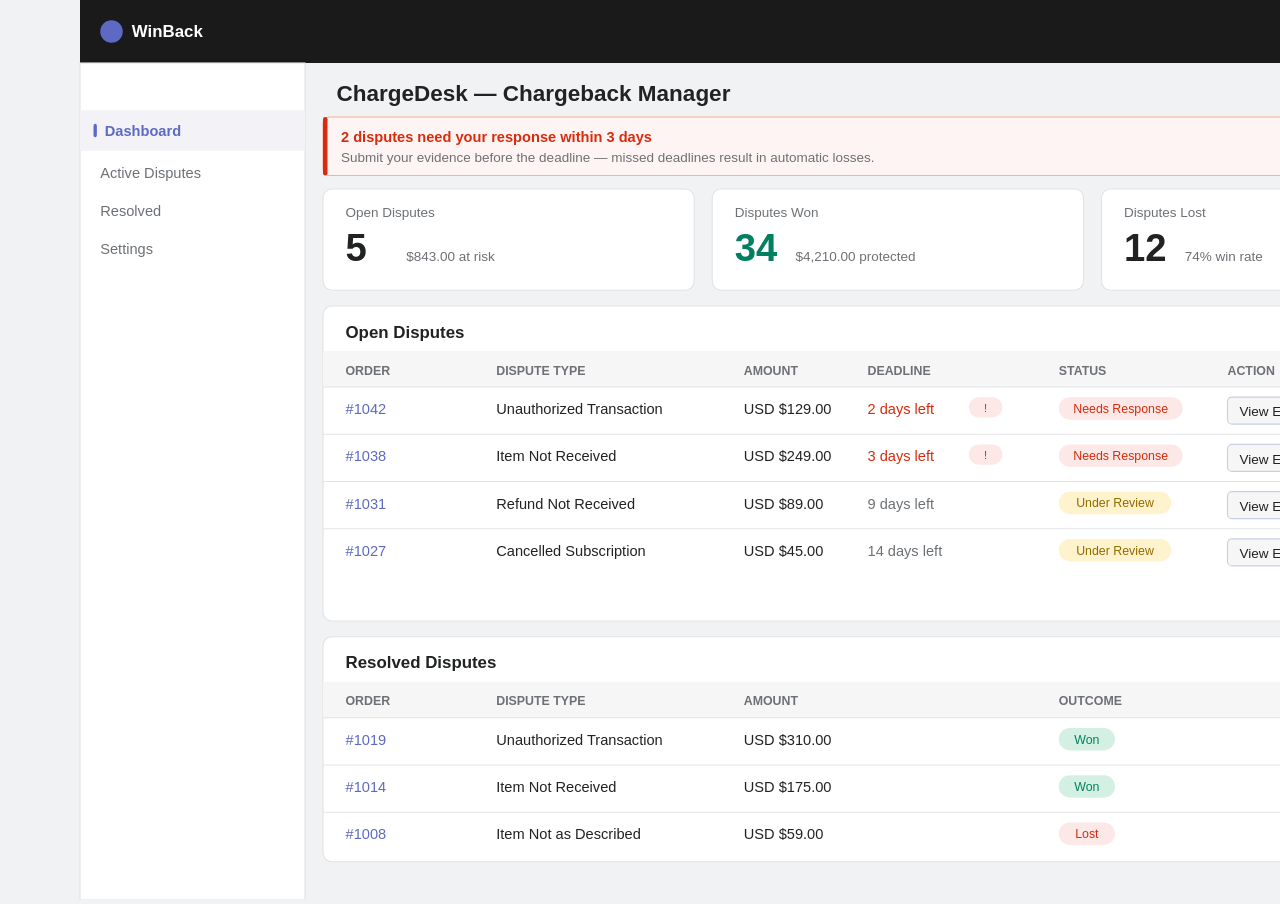
<file: screenshot-export.html>
<!DOCTYPE html>
<html>
<head>
<meta charset="utf-8">
<style>
  * { margin: 0; padding: 0; }
  body {
    width: 1600px;
    height: 900px;
    overflow: hidden;
    background: #f1f2f3;
  }
  img {
    width: 1600px;
    height: 900px;
  }
</style>
</head>
<body>
  <img src="app-screenshot.svg">
</body>
</html>
</file>
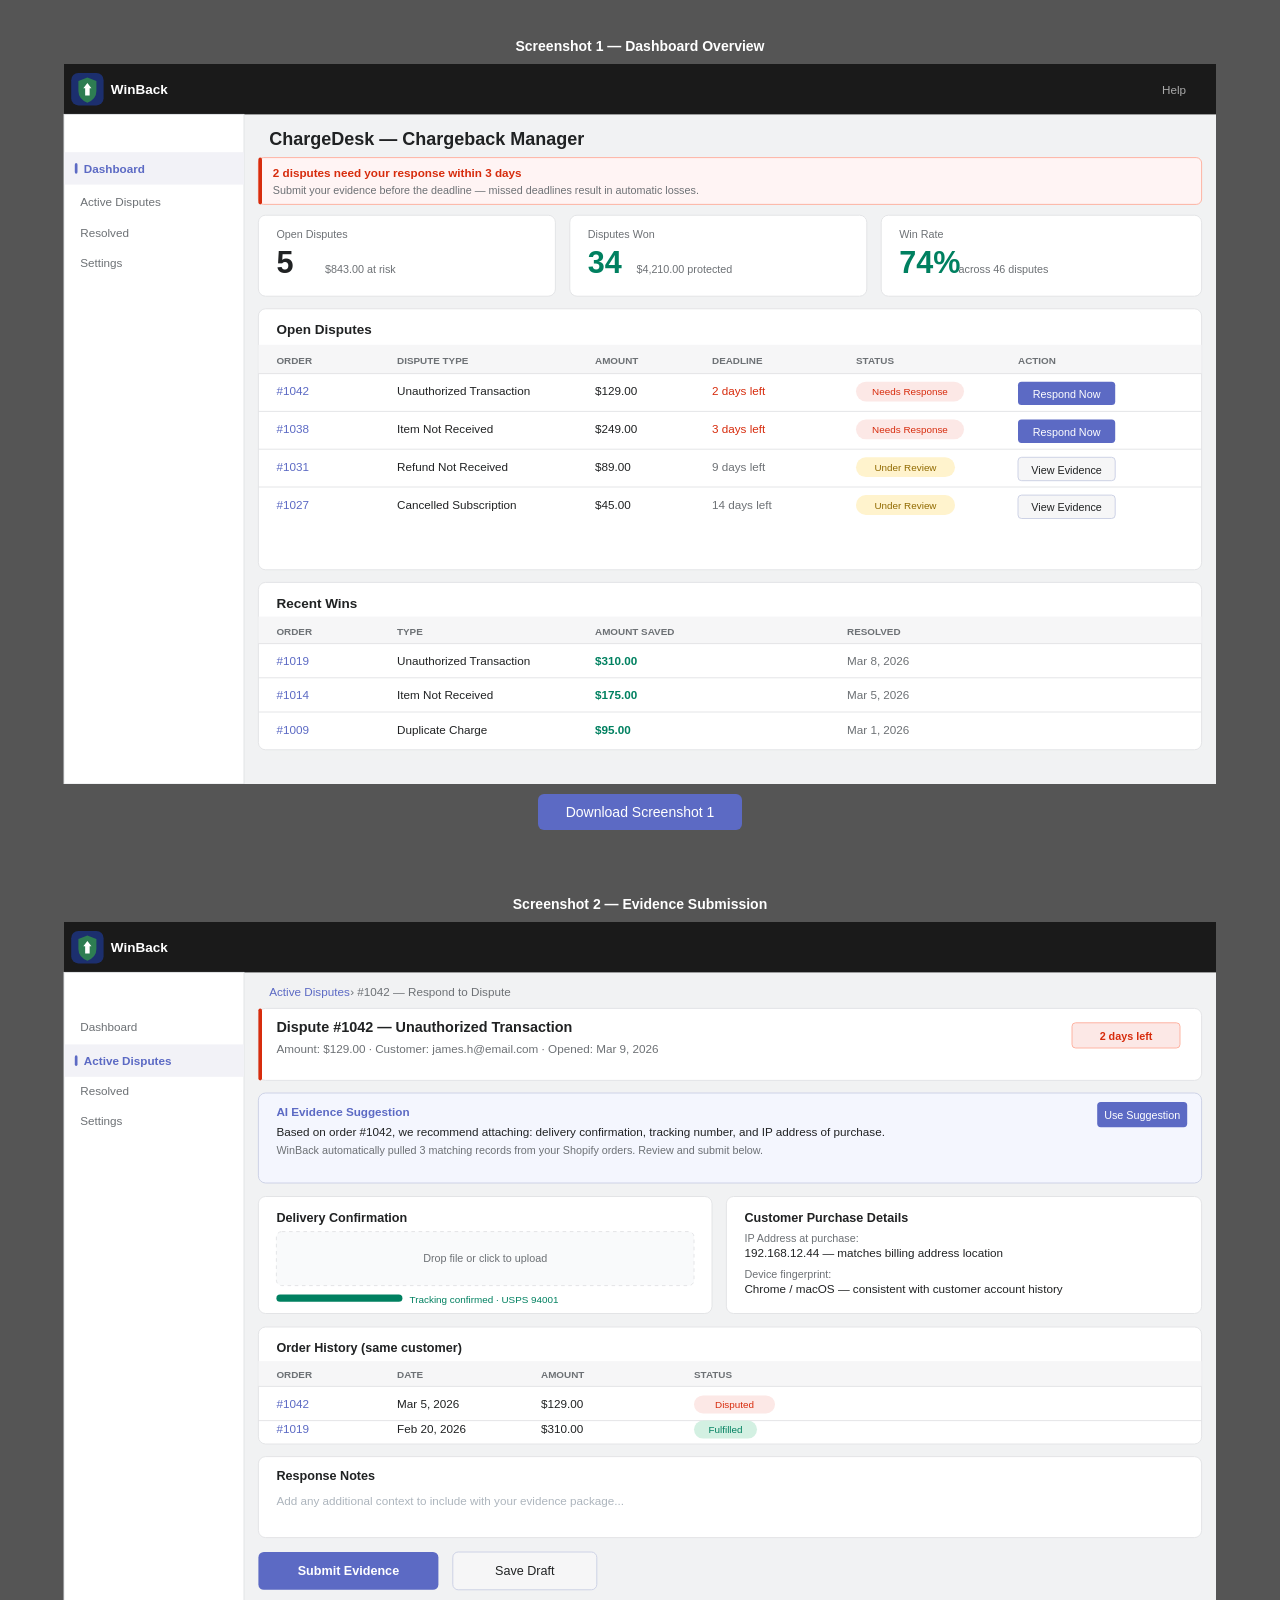
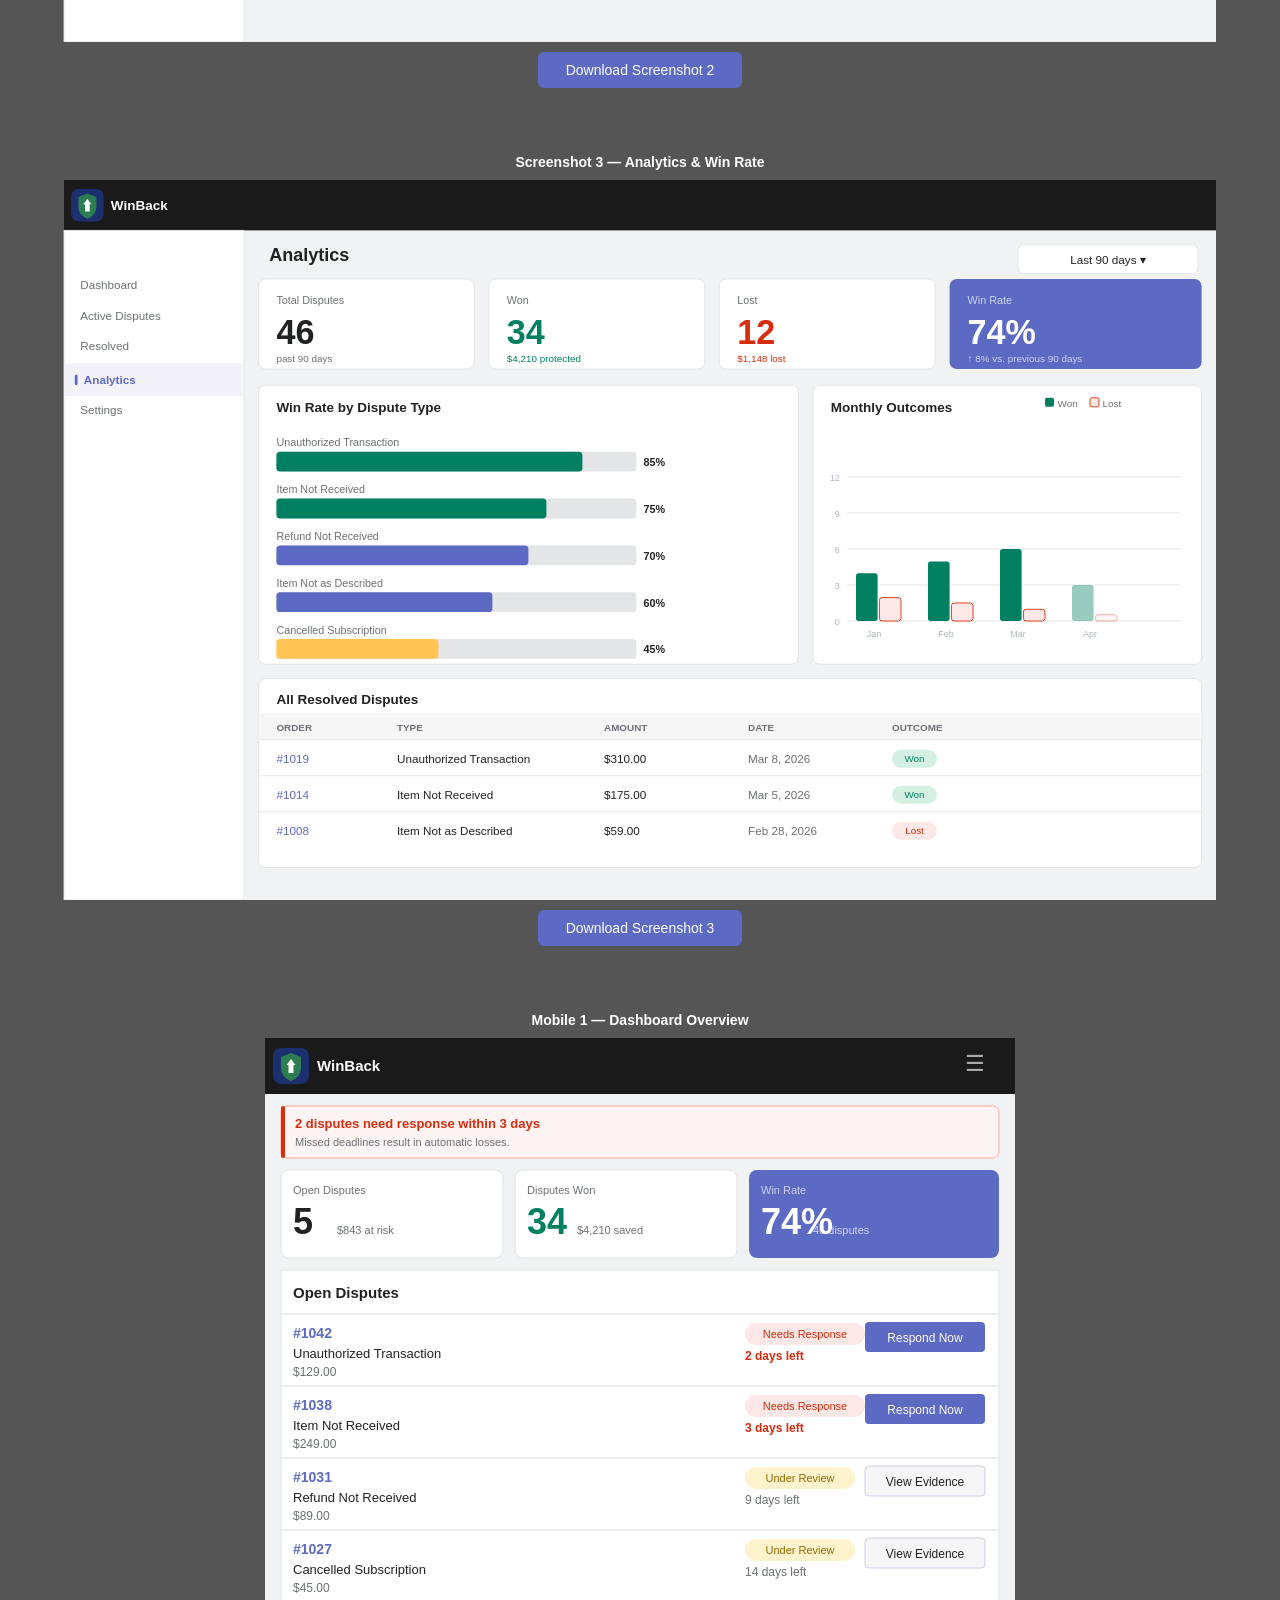
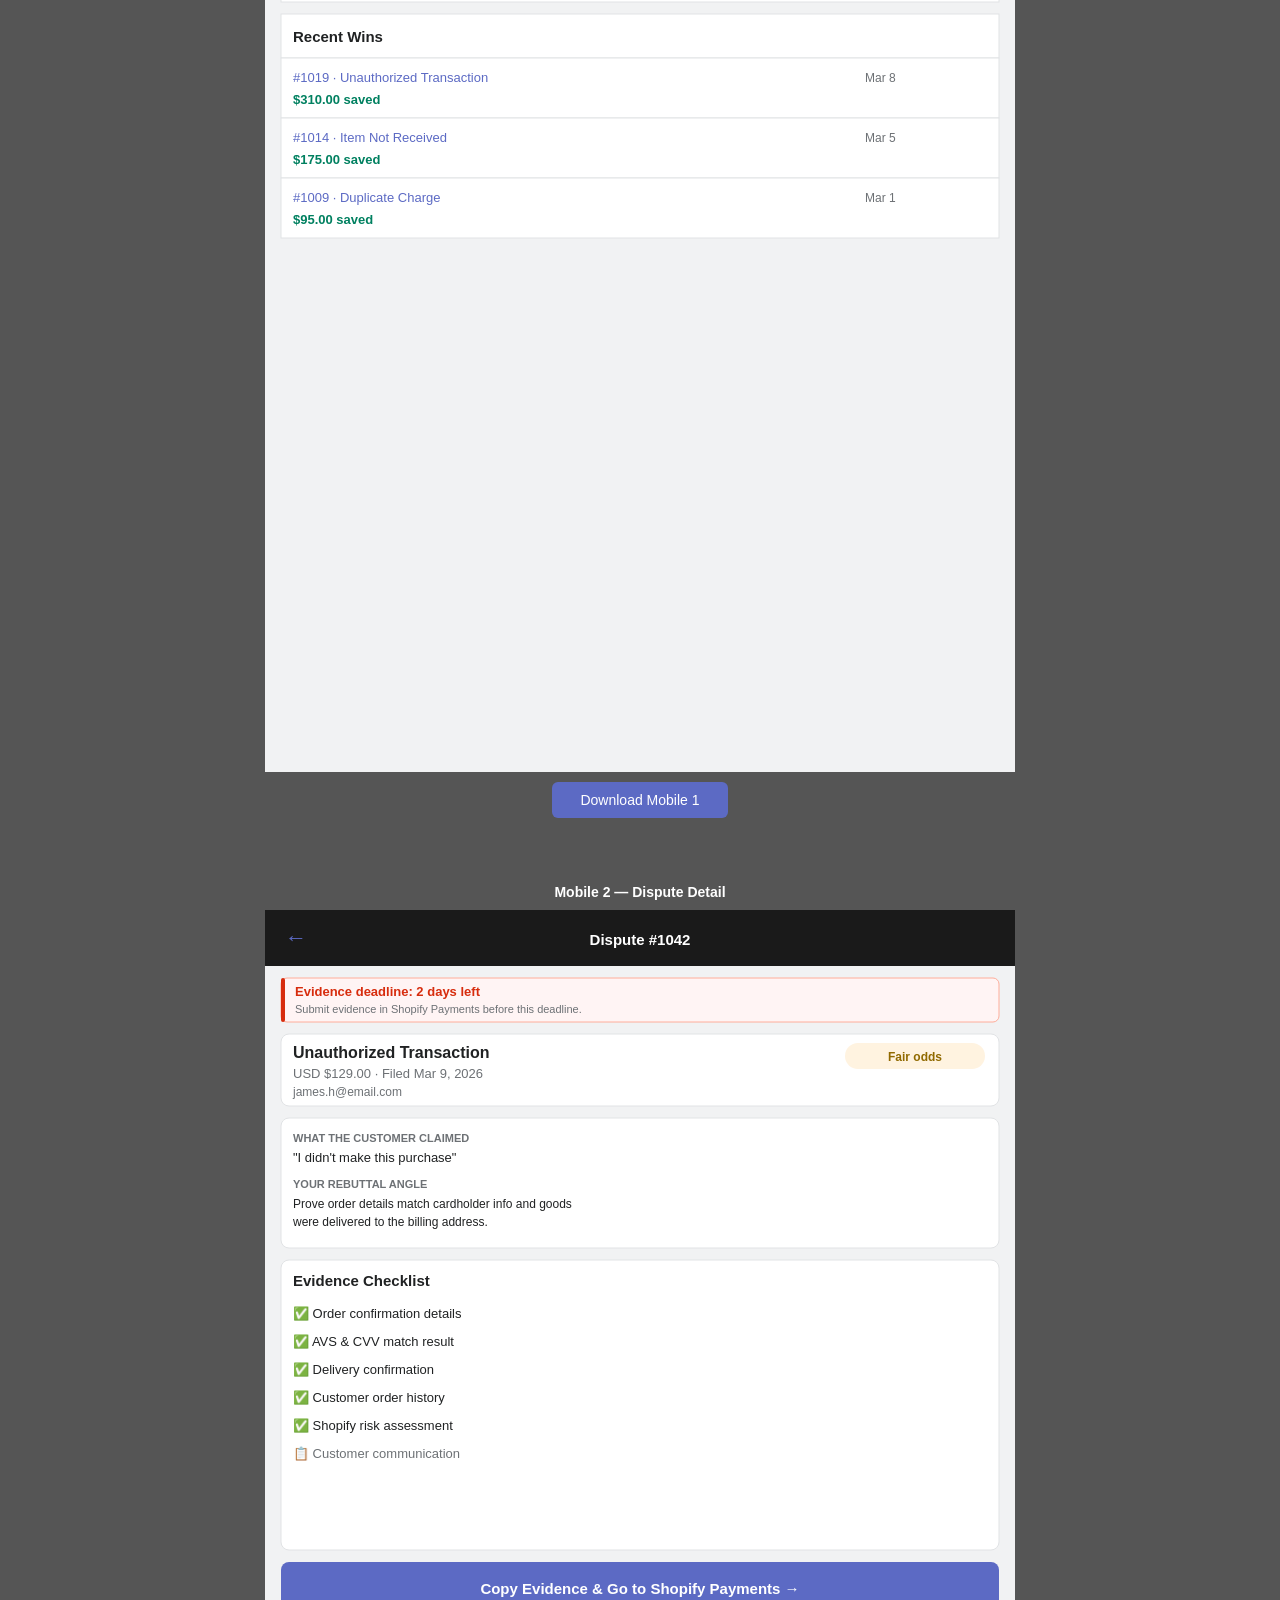
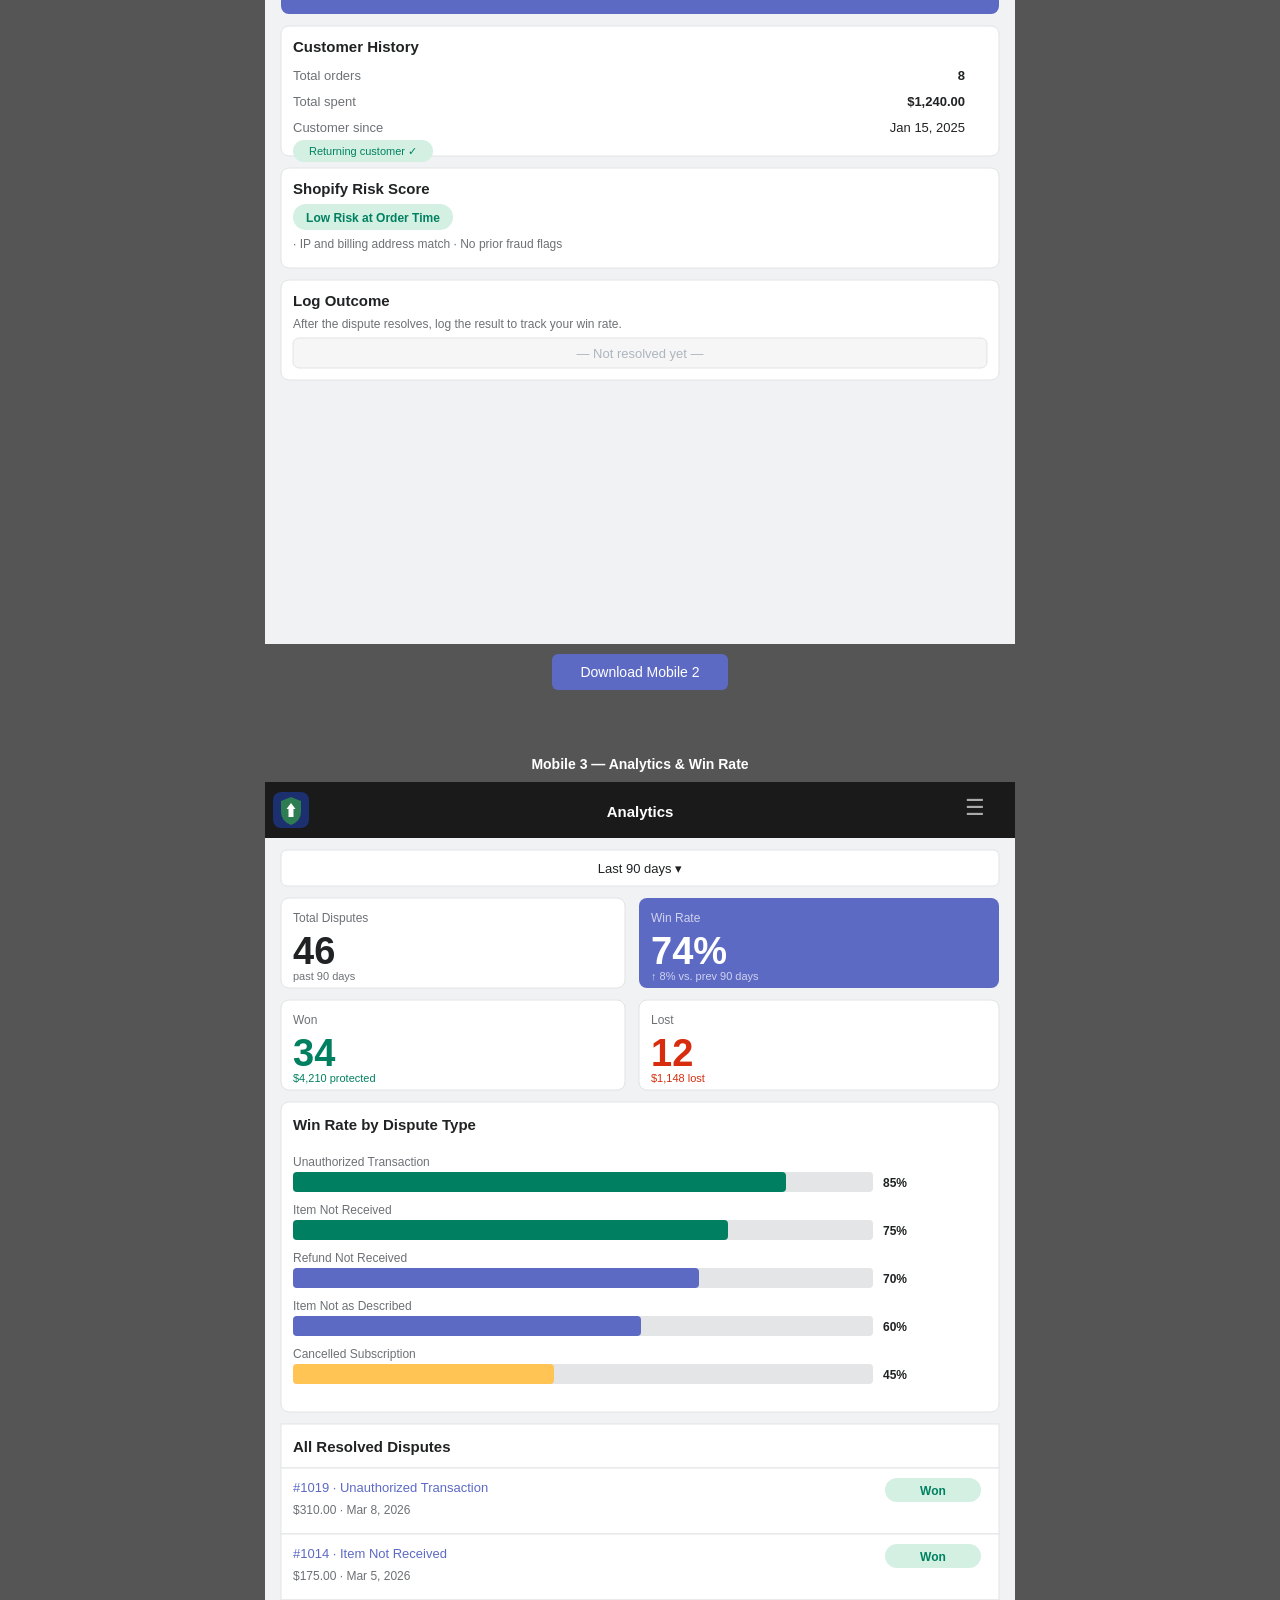
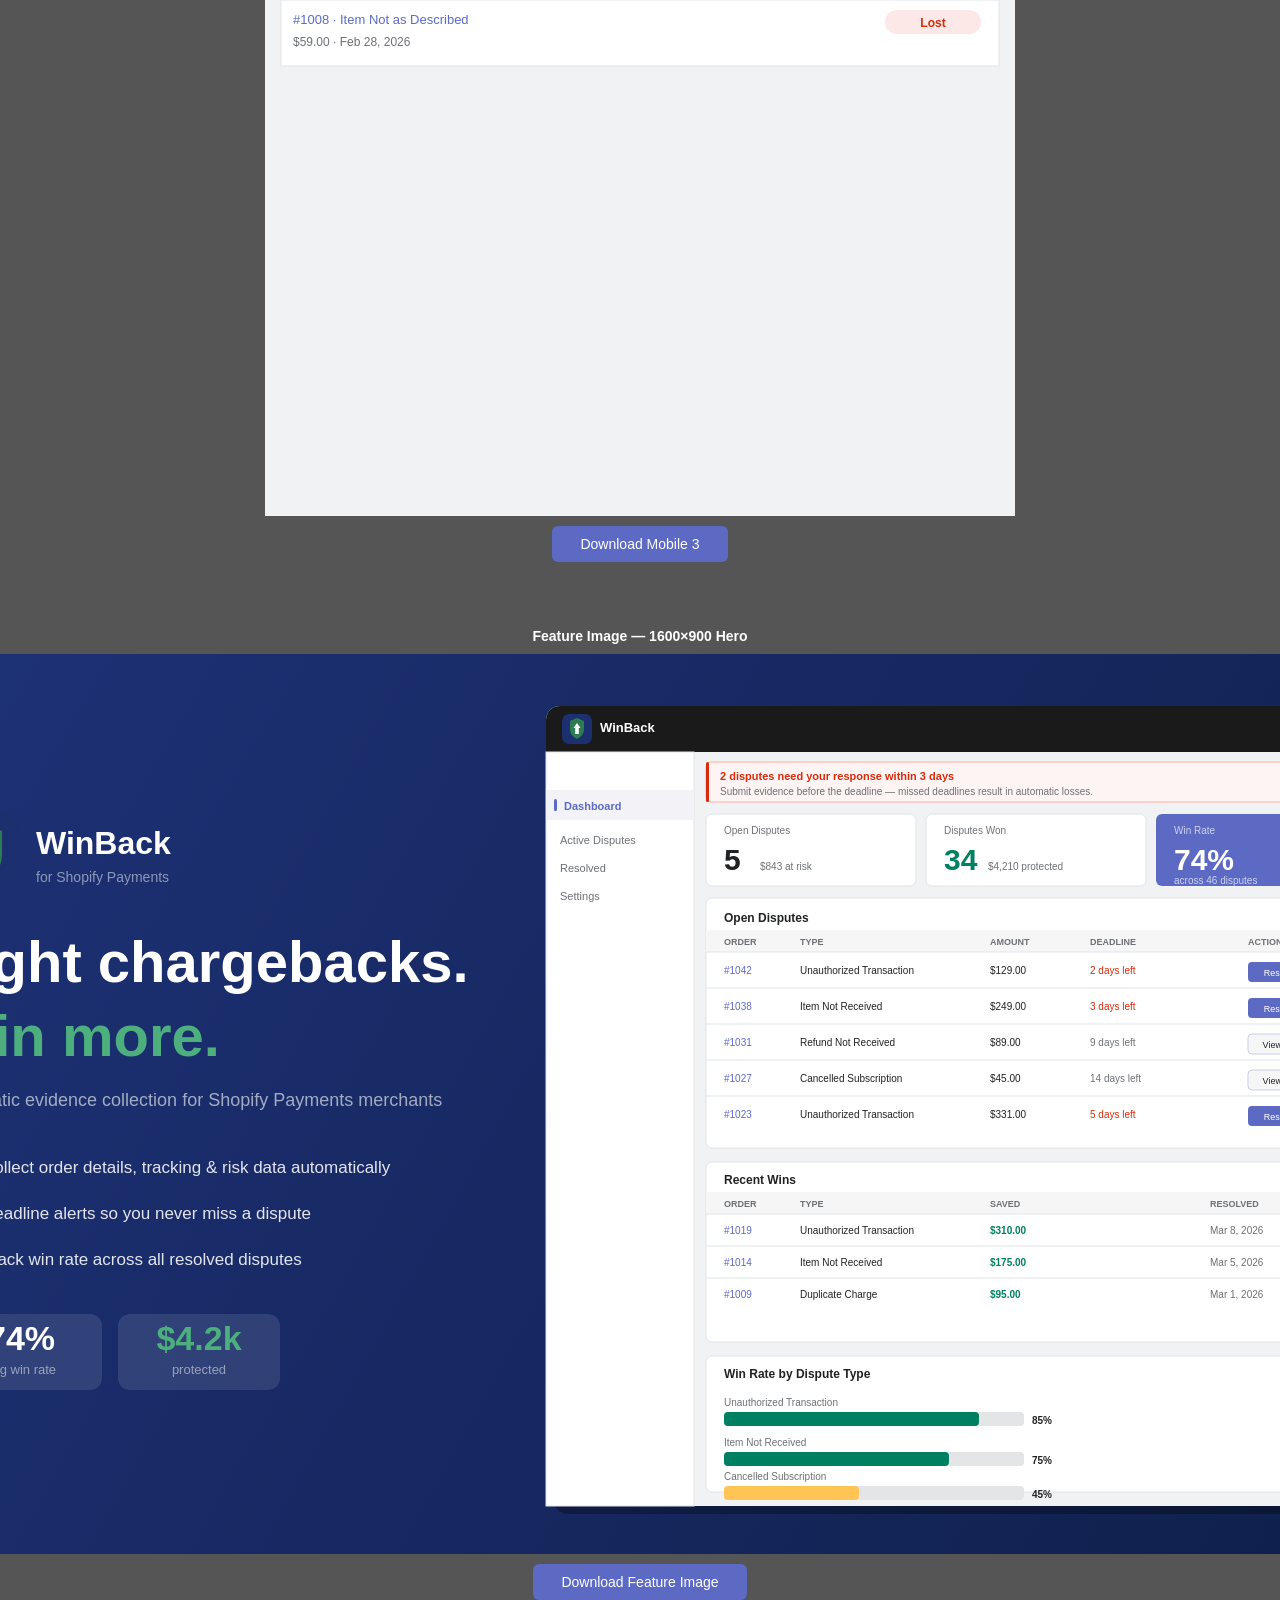
<file: shopify-screenshot.html>
<!DOCTYPE html>
<html>
<head>
<meta charset="utf-8">
<title>Shopify Screenshot Export</title>
<style>
  body { background: #555; display: flex; flex-direction: column; align-items: center; padding: 30px; font-family: sans-serif; gap: 40px; }
  .card { display: flex; flex-direction: column; align-items: center; gap: 10px; }
  .label { color: #fff; font-size: 14px; font-weight: 600; }
  button { padding: 10px 28px; background: #5c6ac4; color: #fff; border: none; border-radius: 6px; font-size: 14px; cursor: pointer; }
  button:hover { background: #4959bd; }
  .status { color: #cfe; font-size: 12px; min-height: 16px; }
  canvas { display: none; }
</style>
</head>
<body>

<!-- ===================== SCREENSHOT 1: Dashboard ===================== -->
<div class="card">
  <div class="label">Screenshot 1 — Dashboard Overview</div>
  <svg id="s1" xmlns="http://www.w3.org/2000/svg" width="1280" height="720" viewBox="0 0 1280 800">
    <defs><style>text{font-family:-apple-system,BlinkMacSystemFont,'Segoe UI',sans-serif;}</style></defs>
    <rect width="1280" height="800" fill="#f1f2f3"/>
    <!-- Nav -->
    <rect width="1280" height="56" fill="#1a1a1a"/>
    <!-- WinBack logo: navy bg, green shield, white arrow -->
    <g transform="translate(8, 10)"><rect width="36" height="36" rx="8" fill="#1c2f6e"/><path d="M18 5 L28 9 L28 20 Q28 29 18 33 Q8 29 8 20 L8 9 Z" fill="#2e7d52"/><path d="M18 11 L22.5 17 L20.5 17 L20.5 25 L15.5 25 L15.5 17 L13.5 17 Z" fill="#ffffff"/></g>
    <text x="52" y="33" fill="#fff" font-size="15" font-weight="600">WinBack</text>
    <text x="1220" y="33" fill="#aaa" font-size="13">Help</text>
    <!-- Sidebar -->
    <rect x="0" y="56" width="200" height="744" fill="#fff" stroke="#e1e3e5" stroke-width="1"/>
    <rect x="0" y="98" width="200" height="36" fill="#f2f2f7"/>
    <rect x="12" y="110" width="3" height="12" rx="2" fill="#5c6ac4"/>
    <text x="22" y="121" fill="#5c6ac4" font-size="13" font-weight="600">Dashboard</text>
    <text x="18" y="158" fill="#6d7175" font-size="13">Active Disputes</text>
    <text x="18" y="192" fill="#6d7175" font-size="13">Resolved</text>
    <text x="18" y="226" fill="#6d7175" font-size="13">Settings</text>
    <!-- Page title -->
    <text x="228" y="90" fill="#202223" font-size="20" font-weight="700">ChargeDesk — Chargeback Manager</text>
    <!-- Alert banner -->
    <rect x="216" y="104" width="1048" height="52" rx="6" fill="#fff4f4" stroke="#fead9a" stroke-width="1"/>
    <rect x="216" y="104" width="4" height="52" rx="2" fill="#d72c0d"/>
    <text x="232" y="126" fill="#d72c0d" font-size="13" font-weight="600">2 disputes need your response within 3 days</text>
    <text x="232" y="144" fill="#6d7175" font-size="12">Submit your evidence before the deadline — missed deadlines result in automatic losses.</text>
    <!-- Stat cards -->
    <rect x="216" y="168" width="330" height="90" rx="8" fill="#fff" stroke="#e1e3e5" stroke-width="1"/>
    <text x="236" y="193" fill="#6d7175" font-size="12">Open Disputes</text>
    <text x="236" y="232" fill="#202223" font-size="34" font-weight="700">5</text>
    <text x="290" y="232" fill="#6d7175" font-size="12">$843.00 at risk</text>
    <rect x="562" y="168" width="330" height="90" rx="8" fill="#fff" stroke="#e1e3e5" stroke-width="1"/>
    <text x="582" y="193" fill="#6d7175" font-size="12">Disputes Won</text>
    <text x="582" y="232" fill="#008060" font-size="34" font-weight="700">34</text>
    <text x="636" y="232" fill="#6d7175" font-size="12">$4,210.00 protected</text>
    <rect x="908" y="168" width="356" height="90" rx="8" fill="#fff" stroke="#e1e3e5" stroke-width="1"/>
    <text x="928" y="193" fill="#6d7175" font-size="12">Win Rate</text>
    <text x="928" y="232" fill="#008060" font-size="34" font-weight="700">74%</text>
    <text x="994" y="232" fill="#6d7175" font-size="12">across 46 disputes</text>
    <!-- Open Disputes table -->
    <rect x="216" y="272" width="1048" height="290" rx="8" fill="#fff" stroke="#e1e3e5" stroke-width="1"/>
    <text x="236" y="300" fill="#202223" font-size="15" font-weight="600">Open Disputes</text>
    <rect x="216" y="312" width="1048" height="32" fill="#f6f6f7"/>
    <text x="236" y="333" fill="#6d7175" font-size="11" font-weight="600">ORDER</text>
    <text x="370" y="333" fill="#6d7175" font-size="11" font-weight="600">DISPUTE TYPE</text>
    <text x="590" y="333" fill="#6d7175" font-size="11" font-weight="600">AMOUNT</text>
    <text x="720" y="333" fill="#6d7175" font-size="11" font-weight="600">DEADLINE</text>
    <text x="880" y="333" fill="#6d7175" font-size="11" font-weight="600">STATUS</text>
    <text x="1060" y="333" fill="#6d7175" font-size="11" font-weight="600">ACTION</text>
    <line x1="216" y1="344" x2="1264" y2="344" stroke="#e1e3e5" stroke-width="1"/>
    <text x="236" y="368" fill="#5c6ac4" font-size="13">#1042</text>
    <text x="370" y="368" fill="#202223" font-size="13">Unauthorized Transaction</text>
    <text x="590" y="368" fill="#202223" font-size="13">$129.00</text>
    <text x="720" y="368" fill="#d72c0d" font-size="13">2 days left</text>
    <rect x="880" y="353" width="120" height="22" rx="11" fill="#fce8e6"/>
    <text x="940" y="368" fill="#d72c0d" font-size="11" text-anchor="middle">Needs Response</text>
    <rect x="1060" y="353" width="108" height="26" rx="4" fill="#5c6ac4"/>
    <text x="1114" y="371" fill="#fff" font-size="12" text-anchor="middle">Respond Now</text>
    <line x1="216" y1="386" x2="1264" y2="386" stroke="#e1e3e5" stroke-width="1"/>
    <text x="236" y="410" fill="#5c6ac4" font-size="13">#1038</text>
    <text x="370" y="410" fill="#202223" font-size="13">Item Not Received</text>
    <text x="590" y="410" fill="#202223" font-size="13">$249.00</text>
    <text x="720" y="410" fill="#d72c0d" font-size="13">3 days left</text>
    <rect x="880" y="395" width="120" height="22" rx="11" fill="#fce8e6"/>
    <text x="940" y="410" fill="#d72c0d" font-size="11" text-anchor="middle">Needs Response</text>
    <rect x="1060" y="395" width="108" height="26" rx="4" fill="#5c6ac4"/>
    <text x="1114" y="413" fill="#fff" font-size="12" text-anchor="middle">Respond Now</text>
    <line x1="216" y1="428" x2="1264" y2="428" stroke="#e1e3e5" stroke-width="1"/>
    <text x="236" y="452" fill="#5c6ac4" font-size="13">#1031</text>
    <text x="370" y="452" fill="#202223" font-size="13">Refund Not Received</text>
    <text x="590" y="452" fill="#202223" font-size="13">$89.00</text>
    <text x="720" y="452" fill="#6d7175" font-size="13">9 days left</text>
    <rect x="880" y="437" width="110" height="22" rx="11" fill="#fff3cd"/>
    <text x="935" y="452" fill="#916a00" font-size="11" text-anchor="middle">Under Review</text>
    <rect x="1060" y="437" width="108" height="26" rx="4" fill="#f6f6f7" stroke="#c9cfe4" stroke-width="1"/>
    <text x="1114" y="455" fill="#202223" font-size="12" text-anchor="middle">View Evidence</text>
    <line x1="216" y1="470" x2="1264" y2="470" stroke="#e1e3e5" stroke-width="1"/>
    <text x="236" y="494" fill="#5c6ac4" font-size="13">#1027</text>
    <text x="370" y="494" fill="#202223" font-size="13">Cancelled Subscription</text>
    <text x="590" y="494" fill="#202223" font-size="13">$45.00</text>
    <text x="720" y="494" fill="#6d7175" font-size="13">14 days left</text>
    <rect x="880" y="479" width="110" height="22" rx="11" fill="#fff3cd"/>
    <text x="935" y="494" fill="#916a00" font-size="11" text-anchor="middle">Under Review</text>
    <rect x="1060" y="479" width="108" height="26" rx="4" fill="#f6f6f7" stroke="#c9cfe4" stroke-width="1"/>
    <text x="1114" y="497" fill="#202223" font-size="12" text-anchor="middle">View Evidence</text>
    <!-- Recent wins -->
    <rect x="216" y="576" width="1048" height="186" rx="8" fill="#fff" stroke="#e1e3e5" stroke-width="1"/>
    <text x="236" y="604" fill="#202223" font-size="15" font-weight="600">Recent Wins</text>
    <rect x="216" y="614" width="1048" height="30" fill="#f6f6f7"/>
    <text x="236" y="634" fill="#6d7175" font-size="11" font-weight="600">ORDER</text>
    <text x="370" y="634" fill="#6d7175" font-size="11" font-weight="600">TYPE</text>
    <text x="590" y="634" fill="#6d7175" font-size="11" font-weight="600">AMOUNT SAVED</text>
    <text x="870" y="634" fill="#6d7175" font-size="11" font-weight="600">RESOLVED</text>
    <line x1="216" y1="644" x2="1264" y2="644" stroke="#e1e3e5" stroke-width="1"/>
    <text x="236" y="668" fill="#5c6ac4" font-size="13">#1019</text>
    <text x="370" y="668" fill="#202223" font-size="13">Unauthorized Transaction</text>
    <text x="590" y="668" fill="#008060" font-size="13" font-weight="600">$310.00</text>
    <text x="870" y="668" fill="#6d7175" font-size="13">Mar 8, 2026</text>
    <line x1="216" y1="682" x2="1264" y2="682" stroke="#e1e3e5" stroke-width="1"/>
    <text x="236" y="706" fill="#5c6ac4" font-size="13">#1014</text>
    <text x="370" y="706" fill="#202223" font-size="13">Item Not Received</text>
    <text x="590" y="706" fill="#008060" font-size="13" font-weight="600">$175.00</text>
    <text x="870" y="706" fill="#6d7175" font-size="13">Mar 5, 2026</text>
    <line x1="216" y1="720" x2="1264" y2="720" stroke="#e1e3e5" stroke-width="1"/>
    <text x="236" y="744" fill="#5c6ac4" font-size="13">#1009</text>
    <text x="370" y="744" fill="#202223" font-size="13">Duplicate Charge</text>
    <text x="590" y="744" fill="#008060" font-size="13" font-weight="600">$95.00</text>
    <text x="870" y="744" fill="#6d7175" font-size="13">Mar 1, 2026</text>
  </svg>
  <button onclick="dl('s1','winback-screenshot-1.png','st1')">Download Screenshot 1</button>
  <div class="status" id="st1"></div>
</div>

<!-- ===================== SCREENSHOT 2: Evidence Submission ===================== -->
<div class="card">
  <div class="label">Screenshot 2 — Evidence Submission</div>
  <svg id="s2" xmlns="http://www.w3.org/2000/svg" width="1280" height="720" viewBox="0 0 1280 800">
    <defs><style>text{font-family:-apple-system,BlinkMacSystemFont,'Segoe UI',sans-serif;}</style></defs>
    <rect width="1280" height="800" fill="#f1f2f3"/>
    <!-- Nav -->
    <rect width="1280" height="56" fill="#1a1a1a"/>
    <!-- WinBack logo: navy bg, green shield, white arrow -->
    <g transform="translate(8, 10)"><rect width="36" height="36" rx="8" fill="#1c2f6e"/><path d="M18 5 L28 9 L28 20 Q28 29 18 33 Q8 29 8 20 L8 9 Z" fill="#2e7d52"/><path d="M18 11 L22.5 17 L20.5 17 L20.5 25 L15.5 25 L15.5 17 L13.5 17 Z" fill="#ffffff"/></g>
    <text x="52" y="33" fill="#fff" font-size="15" font-weight="600">WinBack</text>
    <!-- Sidebar -->
    <rect x="0" y="56" width="200" height="744" fill="#fff" stroke="#e1e3e5" stroke-width="1"/>
    <text x="18" y="121" fill="#6d7175" font-size="13">Dashboard</text>
    <rect x="0" y="136" width="200" height="36" fill="#f2f2f7"/>
    <rect x="12" y="148" width="3" height="12" rx="2" fill="#5c6ac4"/>
    <text x="22" y="159" fill="#5c6ac4" font-size="13" font-weight="600">Active Disputes</text>
    <text x="18" y="192" fill="#6d7175" font-size="13">Resolved</text>
    <text x="18" y="226" fill="#6d7175" font-size="13">Settings</text>
    <!-- Breadcrumb -->
    <text x="228" y="82" fill="#5c6ac4" font-size="13">Active Disputes</text>
    <text x="318" y="82" fill="#6d7175" font-size="13"> › #1042 — Respond to Dispute</text>
    <!-- Dispute header card -->
    <rect x="216" y="96" width="1048" height="80" rx="8" fill="#fff" stroke="#e1e3e5" stroke-width="1"/>
    <rect x="216" y="96" width="4" height="80" rx="2" fill="#d72c0d"/>
    <text x="236" y="122" fill="#202223" font-size="16" font-weight="700">Dispute #1042 — Unauthorized Transaction</text>
    <text x="236" y="146" fill="#6d7175" font-size="13">Amount: $129.00 · Customer: james.h@email.com · Opened: Mar 9, 2026</text>
    <rect x="1120" y="112" width="120" height="28" rx="4" fill="#fce8e6" stroke="#fead9a" stroke-width="1"/>
    <text x="1180" y="131" fill="#d72c0d" font-size="12" text-anchor="middle" font-weight="600">2 days left</text>
    <!-- AI Suggestion box -->
    <rect x="216" y="190" width="1048" height="100" rx="8" fill="#f4f6fe" stroke="#c9cfe4" stroke-width="1"/>
    <text x="236" y="216" fill="#5c6ac4" font-size="13" font-weight="600">AI Evidence Suggestion</text>
    <text x="236" y="238" fill="#202223" font-size="13">Based on order #1042, we recommend attaching: delivery confirmation, tracking number, and IP address of purchase.</text>
    <text x="236" y="258" fill="#6d7175" font-size="12">WinBack automatically pulled 3 matching records from your Shopify orders. Review and submit below.</text>
    <rect x="1148" y="200" width="100" height="28" rx="4" fill="#5c6ac4"/>
    <text x="1198" y="219" fill="#fff" font-size="12" text-anchor="middle">Use Suggestion</text>
    <!-- Evidence sections -->
    <!-- Delivery confirmation -->
    <rect x="216" y="305" width="504" height="130" rx="8" fill="#fff" stroke="#e1e3e5" stroke-width="1"/>
    <text x="236" y="333" fill="#202223" font-size="14" font-weight="600">Delivery Confirmation</text>
    <rect x="236" y="344" width="464" height="60" rx="6" fill="#f9fafb" stroke="#e1e3e5" stroke-width="1" stroke-dasharray="4,4"/>
    <text x="468" y="378" fill="#6d7175" font-size="12" text-anchor="middle">Drop file or click to upload</text>
    <rect x="236" y="414" width="140" height="8" rx="4" fill="#008060"/>
    <text x="384" y="423" fill="#008060" font-size="11"> Tracking confirmed · USPS 94001</text>
    <!-- Customer details -->
    <rect x="736" y="305" width="528" height="130" rx="8" fill="#fff" stroke="#e1e3e5" stroke-width="1"/>
    <text x="756" y="333" fill="#202223" font-size="14" font-weight="600">Customer Purchase Details</text>
    <text x="756" y="356" fill="#6d7175" font-size="12">IP Address at purchase:</text>
    <text x="756" y="372" fill="#202223" font-size="13">192.168.12.44 — matches billing address location</text>
    <text x="756" y="396" fill="#6d7175" font-size="12">Device fingerprint:</text>
    <text x="756" y="412" fill="#202223" font-size="13">Chrome / macOS — consistent with customer account history</text>
    <!-- Order history -->
    <rect x="216" y="450" width="1048" height="130" rx="8" fill="#fff" stroke="#e1e3e5" stroke-width="1"/>
    <text x="236" y="478" fill="#202223" font-size="14" font-weight="600">Order History (same customer)</text>
    <rect x="216" y="488" width="1048" height="28" fill="#f6f6f7"/>
    <text x="236" y="507" fill="#6d7175" font-size="11" font-weight="600">ORDER</text>
    <text x="370" y="507" fill="#6d7175" font-size="11" font-weight="600">DATE</text>
    <text x="530" y="507" fill="#6d7175" font-size="11" font-weight="600">AMOUNT</text>
    <text x="700" y="507" fill="#6d7175" font-size="11" font-weight="600">STATUS</text>
    <line x1="216" y1="516" x2="1264" y2="516" stroke="#e1e3e5" stroke-width="1"/>
    <text x="236" y="540" fill="#5c6ac4" font-size="13">#1042</text>
    <text x="370" y="540" fill="#202223" font-size="13">Mar 5, 2026</text>
    <text x="530" y="540" fill="#202223" font-size="13">$129.00</text>
    <rect x="700" y="526" width="90" height="20" rx="10" fill="#fce8e6"/>
    <text x="745" y="540" fill="#d72c0d" font-size="11" text-anchor="middle">Disputed</text>
    <line x1="216" y1="554" x2="1264" y2="554" stroke="#e1e3e5" stroke-width="1"/>
    <text x="236" y="568" fill="#5c6ac4" font-size="13">#1019</text>
    <text x="370" y="568" fill="#202223" font-size="13">Feb 20, 2026</text>
    <text x="530" y="568" fill="#202223" font-size="13">$310.00</text>
    <rect x="700" y="554" width="70" height="20" rx="10" fill="#d3f0e2"/>
    <text x="735" y="568" fill="#008060" font-size="11" text-anchor="middle">Fulfilled</text>
    <!-- Response notes -->
    <rect x="216" y="594" width="1048" height="90" rx="8" fill="#fff" stroke="#e1e3e5" stroke-width="1"/>
    <text x="236" y="620" fill="#202223" font-size="14" font-weight="600">Response Notes</text>
    <text x="236" y="648" fill="#adb5bd" font-size="13">Add any additional context to include with your evidence package...</text>
    <!-- Submit button -->
    <rect x="216" y="700" width="200" height="42" rx="6" fill="#5c6ac4"/>
    <text x="316" y="726" fill="#fff" font-size="14" text-anchor="middle" font-weight="600">Submit Evidence</text>
    <rect x="432" y="700" width="160" height="42" rx="6" fill="#f6f6f7" stroke="#c9cfe4" stroke-width="1"/>
    <text x="512" y="726" fill="#202223" font-size="14" text-anchor="middle">Save Draft</text>
  </svg>
  <button onclick="dl('s2','winback-screenshot-2.png','st2')">Download Screenshot 2</button>
  <div class="status" id="st2"></div>
</div>

<!-- ===================== SCREENSHOT 3: Analytics / Win Rate ===================== -->
<div class="card">
  <div class="label">Screenshot 3 — Analytics &amp; Win Rate</div>
  <svg id="s3" xmlns="http://www.w3.org/2000/svg" width="1280" height="720" viewBox="0 0 1280 800">
    <defs><style>text{font-family:-apple-system,BlinkMacSystemFont,'Segoe UI',sans-serif;}</style></defs>
    <rect width="1280" height="800" fill="#f1f2f3"/>
    <!-- Nav -->
    <rect width="1280" height="56" fill="#1a1a1a"/>
    <!-- WinBack logo: navy bg, green shield, white arrow -->
    <g transform="translate(8, 10)"><rect width="36" height="36" rx="8" fill="#1c2f6e"/><path d="M18 5 L28 9 L28 20 Q28 29 18 33 Q8 29 8 20 L8 9 Z" fill="#2e7d52"/><path d="M18 11 L22.5 17 L20.5 17 L20.5 25 L15.5 25 L15.5 17 L13.5 17 Z" fill="#ffffff"/></g>
    <text x="52" y="33" fill="#fff" font-size="15" font-weight="600">WinBack</text>
    <!-- Sidebar -->
    <rect x="0" y="56" width="200" height="744" fill="#fff" stroke="#e1e3e5" stroke-width="1"/>
    <text x="18" y="121" fill="#6d7175" font-size="13">Dashboard</text>
    <text x="18" y="155" fill="#6d7175" font-size="13">Active Disputes</text>
    <text x="18" y="189" fill="#6d7175" font-size="13">Resolved</text>
    <rect x="0" y="204" width="200" height="36" fill="#f2f2f7"/>
    <rect x="12" y="216" width="3" height="12" rx="2" fill="#5c6ac4"/>
    <text x="22" y="227" fill="#5c6ac4" font-size="13" font-weight="600">Analytics</text>
    <text x="18" y="260" fill="#6d7175" font-size="13">Settings</text>
    <!-- Page title -->
    <text x="228" y="90" fill="#202223" font-size="20" font-weight="700">Analytics</text>
    <!-- Date filter -->
    <rect x="1060" y="72" width="200" height="32" rx="6" fill="#fff" stroke="#e1e3e5" stroke-width="1"/>
    <text x="1160" y="93" fill="#202223" font-size="13" text-anchor="middle">Last 90 days ▾</text>
    <!-- Top stat cards -->
    <rect x="216" y="110" width="240" height="100" rx="8" fill="#fff" stroke="#e1e3e5" stroke-width="1"/>
    <text x="236" y="138" fill="#6d7175" font-size="12">Total Disputes</text>
    <text x="236" y="182" fill="#202223" font-size="38" font-weight="700">46</text>
    <text x="236" y="202" fill="#6d7175" font-size="11">past 90 days</text>

    <rect x="472" y="110" width="240" height="100" rx="8" fill="#fff" stroke="#e1e3e5" stroke-width="1"/>
    <text x="492" y="138" fill="#6d7175" font-size="12">Won</text>
    <text x="492" y="182" fill="#008060" font-size="38" font-weight="700">34</text>
    <text x="492" y="202" fill="#008060" font-size="11">$4,210 protected</text>

    <rect x="728" y="110" width="240" height="100" rx="8" fill="#fff" stroke="#e1e3e5" stroke-width="1"/>
    <text x="748" y="138" fill="#6d7175" font-size="12">Lost</text>
    <text x="748" y="182" fill="#d72c0d" font-size="38" font-weight="700">12</text>
    <text x="748" y="202" fill="#d72c0d" font-size="11">$1,148 lost</text>

    <rect x="984" y="110" width="280" height="100" rx="8" fill="#5c6ac4"/>
    <text x="1004" y="138" fill="rgba(255,255,255,0.7)" font-size="12">Win Rate</text>
    <text x="1004" y="182" fill="#fff" font-size="38" font-weight="700">74%</text>
    <text x="1004" y="202" fill="rgba(255,255,255,0.7)" font-size="11">↑ 8% vs. previous 90 days</text>

    <!-- Win rate by type chart -->
    <rect x="216" y="228" width="600" height="310" rx="8" fill="#fff" stroke="#e1e3e5" stroke-width="1"/>
    <text x="236" y="258" fill="#202223" font-size="15" font-weight="600">Win Rate by Dispute Type</text>
    <!-- bars -->
    <!-- Unauthorized -->
    <text x="236" y="296" fill="#6d7175" font-size="12">Unauthorized Transaction</text>
    <rect x="236" y="302" width="400" height="22" rx="4" fill="#e4e5e7"/>
    <rect x="236" y="302" width="340" height="22" rx="4" fill="#008060"/>
    <text x="644" y="318" fill="#202223" font-size="12" font-weight="600">85%</text>
    <!-- Item Not Received -->
    <text x="236" y="348" fill="#6d7175" font-size="12">Item Not Received</text>
    <rect x="236" y="354" width="400" height="22" rx="4" fill="#e4e5e7"/>
    <rect x="236" y="354" width="300" height="22" rx="4" fill="#008060"/>
    <text x="644" y="370" fill="#202223" font-size="12" font-weight="600">75%</text>
    <!-- Refund Not Received -->
    <text x="236" y="400" fill="#6d7175" font-size="12">Refund Not Received</text>
    <rect x="236" y="406" width="400" height="22" rx="4" fill="#e4e5e7"/>
    <rect x="236" y="406" width="280" height="22" rx="4" fill="#5c6ac4"/>
    <text x="644" y="422" fill="#202223" font-size="12" font-weight="600">70%</text>
    <!-- Item Not as Described -->
    <text x="236" y="452" fill="#6d7175" font-size="12">Item Not as Described</text>
    <rect x="236" y="458" width="400" height="22" rx="4" fill="#e4e5e7"/>
    <rect x="236" y="458" width="240" height="22" rx="4" fill="#5c6ac4"/>
    <text x="644" y="474" fill="#202223" font-size="12" font-weight="600">60%</text>
    <!-- Cancelled Subscription -->
    <text x="236" y="504" fill="#6d7175" font-size="12">Cancelled Subscription</text>
    <rect x="236" y="510" width="400" height="22" rx="4" fill="#e4e5e7"/>
    <rect x="236" y="510" width="180" height="22" rx="4" fill="#ffc453"/>
    <text x="644" y="526" fill="#202223" font-size="12" font-weight="600">45%</text>

    <!-- Monthly trend chart -->
    <rect x="832" y="228" width="432" height="310" rx="8" fill="#fff" stroke="#e1e3e5" stroke-width="1"/>
    <text x="852" y="258" fill="#202223" font-size="15" font-weight="600">Monthly Outcomes</text>
    <!-- Legend -->
    <rect x="1090" y="242" width="10" height="10" rx="2" fill="#008060"/>
    <text x="1104" y="252" fill="#6d7175" font-size="11">Won</text>
    <rect x="1140" y="242" width="10" height="10" rx="2" fill="#fce8e6" stroke="#d72c0d" stroke-width="1"/>
    <text x="1154" y="252" fill="#6d7175" font-size="11">Lost</text>
    <!-- Chart area -->
    <line x1="870" y1="490" x2="1240" y2="490" stroke="#e1e3e5" stroke-width="1"/>
    <line x1="870" y1="450" x2="1240" y2="450" stroke="#e1e3e5" stroke-width="1"/>
    <line x1="870" y1="410" x2="1240" y2="410" stroke="#e1e3e5" stroke-width="1"/>
    <line x1="870" y1="370" x2="1240" y2="370" stroke="#e1e3e5" stroke-width="1"/>
    <line x1="870" y1="330" x2="1240" y2="330" stroke="#e1e3e5" stroke-width="1"/>
    <!-- Y labels -->
    <text x="862" y="494" fill="#adb5bd" font-size="10" text-anchor="end">0</text>
    <text x="862" y="454" fill="#adb5bd" font-size="10" text-anchor="end">3</text>
    <text x="862" y="414" fill="#adb5bd" font-size="10" text-anchor="end">6</text>
    <text x="862" y="374" fill="#adb5bd" font-size="10" text-anchor="end">9</text>
    <text x="862" y="334" fill="#adb5bd" font-size="10" text-anchor="end">12</text>
    <!-- Bars: Jan -->
    <rect x="880" y="437" width="24" height="53" rx="3" fill="#008060"/>
    <rect x="906" y="464" width="24" height="26" rx="3" fill="#fce8e6" stroke="#d72c0d" stroke-width="1"/>
    <text x="900" y="508" fill="#adb5bd" font-size="10" text-anchor="middle">Jan</text>
    <!-- Feb -->
    <rect x="960" y="424" width="24" height="66" rx="3" fill="#008060"/>
    <rect x="986" y="470" width="24" height="20" rx="3" fill="#fce8e6" stroke="#d72c0d" stroke-width="1"/>
    <text x="980" y="508" fill="#adb5bd" font-size="10" text-anchor="middle">Feb</text>
    <!-- Mar -->
    <rect x="1040" y="410" width="24" height="80" rx="3" fill="#008060"/>
    <rect x="1066" y="477" width="24" height="13" rx="3" fill="#fce8e6" stroke="#d72c0d" stroke-width="1"/>
    <text x="1060" y="508" fill="#adb5bd" font-size="10" text-anchor="middle">Mar</text>
    <!-- Apr (partial) -->
    <rect x="1120" y="450" width="24" height="40" rx="3" fill="#008060" opacity="0.4"/>
    <rect x="1146" y="483" width="24" height="7" rx="3" fill="#fce8e6" stroke="#d72c0d" stroke-width="1" opacity="0.4"/>
    <text x="1140" y="508" fill="#adb5bd" font-size="10" text-anchor="middle">Apr</text>

    <!-- Bottom table: All resolved -->
    <rect x="216" y="554" width="1048" height="210" rx="8" fill="#fff" stroke="#e1e3e5" stroke-width="1"/>
    <text x="236" y="582" fill="#202223" font-size="15" font-weight="600">All Resolved Disputes</text>
    <rect x="216" y="592" width="1048" height="30" fill="#f6f6f7"/>
    <text x="236" y="612" fill="#6d7175" font-size="11" font-weight="600">ORDER</text>
    <text x="370" y="612" fill="#6d7175" font-size="11" font-weight="600">TYPE</text>
    <text x="600" y="612" fill="#6d7175" font-size="11" font-weight="600">AMOUNT</text>
    <text x="760" y="612" fill="#6d7175" font-size="11" font-weight="600">DATE</text>
    <text x="920" y="612" fill="#6d7175" font-size="11" font-weight="600">OUTCOME</text>
    <line x1="216" y1="622" x2="1264" y2="622" stroke="#e1e3e5" stroke-width="1"/>
    <text x="236" y="648" fill="#5c6ac4" font-size="13">#1019</text>
    <text x="370" y="648" fill="#202223" font-size="13">Unauthorized Transaction</text>
    <text x="600" y="648" fill="#202223" font-size="13">$310.00</text>
    <text x="760" y="648" fill="#6d7175" font-size="13">Mar 8, 2026</text>
    <rect x="920" y="633" width="50" height="20" rx="10" fill="#d3f0e2"/>
    <text x="945" y="647" fill="#008060" font-size="11" text-anchor="middle">Won</text>
    <line x1="216" y1="662" x2="1264" y2="662" stroke="#e1e3e5" stroke-width="1"/>
    <text x="236" y="688" fill="#5c6ac4" font-size="13">#1014</text>
    <text x="370" y="688" fill="#202223" font-size="13">Item Not Received</text>
    <text x="600" y="688" fill="#202223" font-size="13">$175.00</text>
    <text x="760" y="688" fill="#6d7175" font-size="13">Mar 5, 2026</text>
    <rect x="920" y="673" width="50" height="20" rx="10" fill="#d3f0e2"/>
    <text x="945" y="687" fill="#008060" font-size="11" text-anchor="middle">Won</text>
    <line x1="216" y1="702" x2="1264" y2="702" stroke="#e1e3e5" stroke-width="1"/>
    <text x="236" y="728" fill="#5c6ac4" font-size="13">#1008</text>
    <text x="370" y="728" fill="#202223" font-size="13">Item Not as Described</text>
    <text x="600" y="728" fill="#202223" font-size="13">$59.00</text>
    <text x="760" y="728" fill="#6d7175" font-size="13">Feb 28, 2026</text>
    <rect x="920" y="713" width="50" height="20" rx="10" fill="#fce8e6"/>
    <text x="945" y="727" fill="#d72c0d" font-size="11" text-anchor="middle">Lost</text>
  </svg>
  <button onclick="dl('s3','winback-screenshot-3.png','st3')">Download Screenshot 3</button>
  <div class="status" id="st3"></div>
</div>

<!-- ===================== MOBILE 1: Dashboard ===================== -->
<div class="card">
  <div class="label">Mobile 1 — Dashboard Overview</div>
  <svg id="m1" xmlns="http://www.w3.org/2000/svg" width="750" height="1334" viewBox="0 0 750 1334">
    <defs><style>text{font-family:-apple-system,BlinkMacSystemFont,'Segoe UI',sans-serif;}</style></defs>
    <rect width="750" height="1334" fill="#f1f2f3"/>
    <!-- Nav -->
    <rect width="750" height="56" fill="#1a1a1a"/>
    <!-- WinBack logo: navy bg, green shield, white arrow -->
    <g transform="translate(8, 10)"><rect width="36" height="36" rx="8" fill="#1c2f6e"/><path d="M18 5 L28 9 L28 20 Q28 29 18 33 Q8 29 8 20 L8 9 Z" fill="#2e7d52"/><path d="M18 11 L22.5 17 L20.5 17 L20.5 25 L15.5 25 L15.5 17 L13.5 17 Z" fill="#ffffff"/></g>
    <text x="52" y="33" fill="#fff" font-size="15" font-weight="600">WinBack</text>
    <text x="710" y="33" fill="#aaa" font-size="22" text-anchor="middle">☰</text>
    <!-- Alert banner -->
    <rect x="16" y="68" width="718" height="52" rx="6" fill="#fff4f4" stroke="#fead9a" stroke-width="1"/>
    <rect x="16" y="68" width="4" height="52" rx="2" fill="#d72c0d"/>
    <text x="30" y="90" fill="#d72c0d" font-size="13" font-weight="600">2 disputes need response within 3 days</text>
    <text x="30" y="108" fill="#6d7175" font-size="11">Missed deadlines result in automatic losses.</text>
    <!-- Stat cards row 1 -->
    <rect x="16" y="132" width="222" height="88" rx="8" fill="#fff" stroke="#e1e3e5" stroke-width="1"/>
    <text x="28" y="156" fill="#6d7175" font-size="11">Open Disputes</text>
    <text x="28" y="196" fill="#202223" font-size="36" font-weight="700">5</text>
    <text x="72" y="196" fill="#6d7175" font-size="11">$843 at risk</text>
    <rect x="250" y="132" width="222" height="88" rx="8" fill="#fff" stroke="#e1e3e5" stroke-width="1"/>
    <text x="262" y="156" fill="#6d7175" font-size="11">Disputes Won</text>
    <text x="262" y="196" fill="#008060" font-size="36" font-weight="700">34</text>
    <text x="312" y="196" fill="#6d7175" font-size="11">$4,210 saved</text>
    <rect x="484" y="132" width="250" height="88" rx="8" fill="#5c6ac4"/>
    <text x="496" y="156" fill="rgba(255,255,255,0.7)" font-size="11">Win Rate</text>
    <text x="496" y="196" fill="#fff" font-size="36" font-weight="700">74%</text>
    <text x="548" y="196" fill="rgba(255,255,255,0.7)" font-size="11">46 disputes</text>
    <!-- Open Disputes -->
    <rect x="16" y="232" width="718" height="44" rx="0" fill="#fff" stroke="#e1e3e5" stroke-width="1"/>
    <text x="28" y="260" fill="#202223" font-size="15" font-weight="600">Open Disputes</text>
    <!-- Row 1 -->
    <rect x="16" y="276" width="718" height="72" fill="#fff" stroke="#e1e3e5" stroke-width="1"/>
    <text x="28" y="300" fill="#5c6ac4" font-size="14" font-weight="600">#1042</text>
    <text x="28" y="320" fill="#202223" font-size="13">Unauthorized Transaction</text>
    <text x="28" y="338" fill="#6d7175" font-size="12">$129.00</text>
    <rect x="480" y="285" width="120" height="22" rx="11" fill="#fce8e6"/>
    <text x="540" y="300" fill="#d72c0d" font-size="11" text-anchor="middle">Needs Response</text>
    <text x="480" y="322" fill="#d72c0d" font-size="12" font-weight="600">2 days left</text>
    <rect x="480" y="328" width="240" height="0"/>
    <rect x="600" y="284" width="120" height="30" rx="4" fill="#5c6ac4"/>
    <text x="660" y="304" fill="#fff" font-size="12" text-anchor="middle">Respond Now</text>
    <!-- Row 2 -->
    <rect x="16" y="348" width="718" height="72" fill="#fff" stroke="#e1e3e5" stroke-width="1"/>
    <text x="28" y="372" fill="#5c6ac4" font-size="14" font-weight="600">#1038</text>
    <text x="28" y="392" fill="#202223" font-size="13">Item Not Received</text>
    <text x="28" y="410" fill="#6d7175" font-size="12">$249.00</text>
    <rect x="480" y="357" width="120" height="22" rx="11" fill="#fce8e6"/>
    <text x="540" y="372" fill="#d72c0d" font-size="11" text-anchor="middle">Needs Response</text>
    <text x="480" y="394" fill="#d72c0d" font-size="12" font-weight="600">3 days left</text>
    <rect x="600" y="356" width="120" height="30" rx="4" fill="#5c6ac4"/>
    <text x="660" y="376" fill="#fff" font-size="12" text-anchor="middle">Respond Now</text>
    <!-- Row 3 -->
    <rect x="16" y="420" width="718" height="72" fill="#fff" stroke="#e1e3e5" stroke-width="1"/>
    <text x="28" y="444" fill="#5c6ac4" font-size="14" font-weight="600">#1031</text>
    <text x="28" y="464" fill="#202223" font-size="13">Refund Not Received</text>
    <text x="28" y="482" fill="#6d7175" font-size="12">$89.00</text>
    <rect x="480" y="429" width="110" height="22" rx="11" fill="#fff3cd"/>
    <text x="535" y="444" fill="#916a00" font-size="11" text-anchor="middle">Under Review</text>
    <text x="480" y="466" fill="#6d7175" font-size="12">9 days left</text>
    <rect x="600" y="428" width="120" height="30" rx="4" fill="#f6f6f7" stroke="#c9cfe4" stroke-width="1"/>
    <text x="660" y="448" fill="#202223" font-size="12" text-anchor="middle">View Evidence</text>
    <!-- Row 4 -->
    <rect x="16" y="492" width="718" height="72" fill="#fff" stroke="#e1e3e5" stroke-width="1"/>
    <text x="28" y="516" fill="#5c6ac4" font-size="14" font-weight="600">#1027</text>
    <text x="28" y="536" fill="#202223" font-size="13">Cancelled Subscription</text>
    <text x="28" y="554" fill="#6d7175" font-size="12">$45.00</text>
    <rect x="480" y="501" width="110" height="22" rx="11" fill="#fff3cd"/>
    <text x="535" y="516" fill="#916a00" font-size="11" text-anchor="middle">Under Review</text>
    <text x="480" y="538" fill="#6d7175" font-size="12">14 days left</text>
    <rect x="600" y="500" width="120" height="30" rx="4" fill="#f6f6f7" stroke="#c9cfe4" stroke-width="1"/>
    <text x="660" y="520" fill="#202223" font-size="12" text-anchor="middle">View Evidence</text>
    <!-- Recent wins -->
    <rect x="16" y="576" width="718" height="44" fill="#fff" stroke="#e1e3e5" stroke-width="1"/>
    <text x="28" y="604" fill="#202223" font-size="15" font-weight="600">Recent Wins</text>
    <rect x="16" y="620" width="718" height="60" fill="#fff" stroke="#e1e3e5" stroke-width="1"/>
    <text x="28" y="644" fill="#5c6ac4" font-size="13">#1019 · Unauthorized Transaction</text>
    <text x="28" y="666" fill="#008060" font-size="13" font-weight="600">$310.00 saved</text>
    <text x="600" y="644" fill="#6d7175" font-size="12">Mar 8</text>
    <rect x="16" y="680" width="718" height="60" fill="#fff" stroke="#e1e3e5" stroke-width="1"/>
    <text x="28" y="704" fill="#5c6ac4" font-size="13">#1014 · Item Not Received</text>
    <text x="28" y="726" fill="#008060" font-size="13" font-weight="600">$175.00 saved</text>
    <text x="600" y="704" fill="#6d7175" font-size="12">Mar 5</text>
    <rect x="16" y="740" width="718" height="60" fill="#fff" stroke="#e1e3e5" stroke-width="1"/>
    <text x="28" y="764" fill="#5c6ac4" font-size="13">#1009 · Duplicate Charge</text>
    <text x="28" y="786" fill="#008060" font-size="13" font-weight="600">$95.00 saved</text>
    <text x="600" y="764" fill="#6d7175" font-size="12">Mar 1</text>
  </svg>
  <button onclick="dl('m1','winback-mobile-1.png','mt1')">Download Mobile 1</button>
  <div class="status" id="mt1"></div>
</div>

<!-- ===================== MOBILE 2: Dispute Detail ===================== -->
<div class="card">
  <div class="label">Mobile 2 — Dispute Detail</div>
  <svg id="m2" xmlns="http://www.w3.org/2000/svg" width="750" height="1334" viewBox="0 0 750 1334">
    <defs><style>text{font-family:-apple-system,BlinkMacSystemFont,'Segoe UI',sans-serif;}</style></defs>
    <rect width="750" height="1334" fill="#f1f2f3"/>
    <!-- Nav -->
    <rect width="750" height="56" fill="#1a1a1a"/>
    <text x="20" y="35" fill="#5c6ac4" font-size="22">←</text>
    <text x="375" y="35" fill="#fff" font-size="15" font-weight="600" text-anchor="middle">Dispute #1042</text>
    <!-- Evidence deadline -->
    <rect x="16" y="68" width="718" height="44" rx="6" fill="#fff4f4" stroke="#fead9a" stroke-width="1"/>
    <rect x="16" y="68" width="4" height="44" rx="2" fill="#d72c0d"/>
    <text x="30" y="86" fill="#d72c0d" font-size="13" font-weight="600">Evidence deadline: 2 days left</text>
    <text x="30" y="103" fill="#6d7175" font-size="11">Submit evidence in Shopify Payments before this deadline.</text>
    <!-- Dispute header -->
    <rect x="16" y="124" width="718" height="72" rx="8" fill="#fff" stroke="#e1e3e5" stroke-width="1"/>
    <text x="28" y="148" fill="#202223" font-size="16" font-weight="700">Unauthorized Transaction</text>
    <text x="28" y="168" fill="#6d7175" font-size="13">USD $129.00 · Filed Mar 9, 2026</text>
    <rect x="580" y="133" width="140" height="26" rx="13" fill="#fff3e0"/>
    <text x="650" y="151" fill="#916a00" font-size="12" text-anchor="middle" font-weight="600">Fair odds</text>
    <text x="28" y="186" fill="#6d7175" font-size="12">james.h@email.com</text>
    <!-- Reason card -->
    <rect x="16" y="208" width="718" height="130" rx="8" fill="#fff" stroke="#e1e3e5" stroke-width="1"/>
    <text x="28" y="232" fill="#6d7175" font-size="11" font-weight="600">WHAT THE CUSTOMER CLAIMED</text>
    <text x="28" y="252" fill="#202223" font-size="13">"I didn't make this purchase"</text>
    <text x="28" y="278" fill="#6d7175" font-size="11" font-weight="600">YOUR REBUTTAL ANGLE</text>
    <text x="28" y="298" fill="#202223" font-size="12">Prove order details match cardholder info and goods</text>
    <text x="28" y="316" fill="#202223" font-size="12">were delivered to the billing address.</text>
    <!-- Evidence checklist -->
    <rect x="16" y="350" width="718" height="290" rx="8" fill="#fff" stroke="#e1e3e5" stroke-width="1"/>
    <text x="28" y="376" fill="#202223" font-size="15" font-weight="600">Evidence Checklist</text>
    <text x="28" y="408" fill="#202223" font-size="13">✅  Order confirmation details</text>
    <text x="28" y="436" fill="#202223" font-size="13">✅  AVS &amp; CVV match result</text>
    <text x="28" y="464" fill="#202223" font-size="13">✅  Delivery confirmation</text>
    <text x="28" y="492" fill="#202223" font-size="13">✅  Customer order history</text>
    <text x="28" y="520" fill="#202223" font-size="13">✅  Shopify risk assessment</text>
    <text x="28" y="548" fill="#6d7175" font-size="13">📋  Customer communication</text>
    <!-- CTA -->
    <rect x="16" y="652" width="718" height="52" rx="8" fill="#5c6ac4"/>
    <text x="375" y="684" fill="#fff" font-size="15" font-weight="600" text-anchor="middle">Copy Evidence &amp; Go to Shopify Payments →</text>
    <!-- Customer history -->
    <rect x="16" y="716" width="718" height="130" rx="8" fill="#fff" stroke="#e1e3e5" stroke-width="1"/>
    <text x="28" y="742" fill="#202223" font-size="15" font-weight="600">Customer History</text>
    <text x="28" y="770" fill="#6d7175" font-size="13">Total orders</text>
    <text x="700" y="770" fill="#202223" font-size="13" text-anchor="end" font-weight="600">8</text>
    <text x="28" y="796" fill="#6d7175" font-size="13">Total spent</text>
    <text x="700" y="796" fill="#202223" font-size="13" text-anchor="end" font-weight="600">$1,240.00</text>
    <text x="28" y="822" fill="#6d7175" font-size="13">Customer since</text>
    <text x="700" y="822" fill="#202223" font-size="13" text-anchor="end">Jan 15, 2025</text>
    <rect x="28" y="830" width="140" height="22" rx="11" fill="#d3f0e2"/>
    <text x="98" y="845" fill="#008060" font-size="11" text-anchor="middle">Returning customer ✓</text>
    <!-- Shopify Risk -->
    <rect x="16" y="858" width="718" height="100" rx="8" fill="#fff" stroke="#e1e3e5" stroke-width="1"/>
    <text x="28" y="884" fill="#202223" font-size="15" font-weight="600">Shopify Risk Score</text>
    <rect x="28" y="894" width="160" height="26" rx="13" fill="#d3f0e2"/>
    <text x="108" y="912" fill="#008060" font-size="12" text-anchor="middle" font-weight="600">Low Risk at Order Time</text>
    <text x="28" y="938" fill="#6d7175" font-size="12">· IP and billing address match · No prior fraud flags</text>
    <!-- Log outcome -->
    <rect x="16" y="970" width="718" height="100" rx="8" fill="#fff" stroke="#e1e3e5" stroke-width="1"/>
    <text x="28" y="996" fill="#202223" font-size="15" font-weight="600">Log Outcome</text>
    <text x="28" y="1018" fill="#6d7175" font-size="12">After the dispute resolves, log the result to track your win rate.</text>
    <rect x="28" y="1028" width="694" height="30" rx="6" fill="#f6f6f7" stroke="#e1e3e5" stroke-width="1"/>
    <text x="375" y="1048" fill="#adb5bd" font-size="13" text-anchor="middle">— Not resolved yet —</text>
  </svg>
  <button onclick="dl('m2','winback-mobile-2.png','mt2')">Download Mobile 2</button>
  <div class="status" id="mt2"></div>
</div>

<!-- ===================== MOBILE 3: Analytics ===================== -->
<div class="card">
  <div class="label">Mobile 3 — Analytics &amp; Win Rate</div>
  <svg id="m3" xmlns="http://www.w3.org/2000/svg" width="750" height="1334" viewBox="0 0 750 1334">
    <defs><style>text{font-family:-apple-system,BlinkMacSystemFont,'Segoe UI',sans-serif;}</style></defs>
    <rect width="750" height="1334" fill="#f1f2f3"/>
    <!-- Nav -->
    <rect width="750" height="56" fill="#1a1a1a"/>
    <!-- WinBack logo: navy bg, green shield, white arrow -->
    <g transform="translate(8, 10)"><rect width="36" height="36" rx="8" fill="#1c2f6e"/><path d="M18 5 L28 9 L28 20 Q28 29 18 33 Q8 29 8 20 L8 9 Z" fill="#2e7d52"/><path d="M18 11 L22.5 17 L20.5 17 L20.5 25 L15.5 25 L15.5 17 L13.5 17 Z" fill="#ffffff"/></g>
    <text x="375" y="35" fill="#fff" font-size="15" font-weight="600" text-anchor="middle">Analytics</text>
    <text x="710" y="33" fill="#aaa" font-size="22" text-anchor="middle">☰</text>
    <!-- Date filter -->
    <rect x="16" y="68" width="718" height="36" rx="6" fill="#fff" stroke="#e1e3e5" stroke-width="1"/>
    <text x="375" y="91" fill="#202223" font-size="13" text-anchor="middle">Last 90 days ▾</text>
    <!-- Stat cards -->
    <rect x="16" y="116" width="344" height="90" rx="8" fill="#fff" stroke="#e1e3e5" stroke-width="1"/>
    <text x="28" y="140" fill="#6d7175" font-size="12">Total Disputes</text>
    <text x="28" y="182" fill="#202223" font-size="38" font-weight="700">46</text>
    <text x="28" y="198" fill="#6d7175" font-size="11">past 90 days</text>
    <rect x="374" y="116" width="360" height="90" rx="8" fill="#5c6ac4"/>
    <text x="386" y="140" fill="rgba(255,255,255,0.7)" font-size="12">Win Rate</text>
    <text x="386" y="182" fill="#fff" font-size="38" font-weight="700">74%</text>
    <text x="386" y="198" fill="rgba(255,255,255,0.7)" font-size="11">↑ 8% vs. prev 90 days</text>
    <rect x="16" y="218" width="344" height="90" rx="8" fill="#fff" stroke="#e1e3e5" stroke-width="1"/>
    <text x="28" y="242" fill="#6d7175" font-size="12">Won</text>
    <text x="28" y="284" fill="#008060" font-size="38" font-weight="700">34</text>
    <text x="28" y="300" fill="#008060" font-size="11">$4,210 protected</text>
    <rect x="374" y="218" width="360" height="90" rx="8" fill="#fff" stroke="#e1e3e5" stroke-width="1"/>
    <text x="386" y="242" fill="#6d7175" font-size="12">Lost</text>
    <text x="386" y="284" fill="#d72c0d" font-size="38" font-weight="700">12</text>
    <text x="386" y="300" fill="#d72c0d" font-size="11">$1,148 lost</text>
    <!-- Win rate by type -->
    <rect x="16" y="320" width="718" height="310" rx="8" fill="#fff" stroke="#e1e3e5" stroke-width="1"/>
    <text x="28" y="348" fill="#202223" font-size="15" font-weight="600">Win Rate by Dispute Type</text>
    <!-- Unauthorized -->
    <text x="28" y="384" fill="#6d7175" font-size="12">Unauthorized Transaction</text>
    <rect x="28" y="390" width="580" height="20" rx="4" fill="#e4e5e7"/>
    <rect x="28" y="390" width="493" height="20" rx="4" fill="#008060"/>
    <text x="618" y="405" fill="#202223" font-size="12" font-weight="600">85%</text>
    <!-- Item Not Received -->
    <text x="28" y="432" fill="#6d7175" font-size="12">Item Not Received</text>
    <rect x="28" y="438" width="580" height="20" rx="4" fill="#e4e5e7"/>
    <rect x="28" y="438" width="435" height="20" rx="4" fill="#008060"/>
    <text x="618" y="453" fill="#202223" font-size="12" font-weight="600">75%</text>
    <!-- Refund Not Received -->
    <text x="28" y="480" fill="#6d7175" font-size="12">Refund Not Received</text>
    <rect x="28" y="486" width="580" height="20" rx="4" fill="#e4e5e7"/>
    <rect x="28" y="486" width="406" height="20" rx="4" fill="#5c6ac4"/>
    <text x="618" y="501" fill="#202223" font-size="12" font-weight="600">70%</text>
    <!-- Item Not as Described -->
    <text x="28" y="528" fill="#6d7175" font-size="12">Item Not as Described</text>
    <rect x="28" y="534" width="580" height="20" rx="4" fill="#e4e5e7"/>
    <rect x="28" y="534" width="348" height="20" rx="4" fill="#5c6ac4"/>
    <text x="618" y="549" fill="#202223" font-size="12" font-weight="600">60%</text>
    <!-- Cancelled Subscription -->
    <text x="28" y="576" fill="#6d7175" font-size="12">Cancelled Subscription</text>
    <rect x="28" y="582" width="580" height="20" rx="4" fill="#e4e5e7"/>
    <rect x="28" y="582" width="261" height="20" rx="4" fill="#ffc453"/>
    <text x="618" y="597" fill="#202223" font-size="12" font-weight="600">45%</text>
    <!-- All resolved table -->
    <rect x="16" y="642" width="718" height="44" rx="0" fill="#fff" stroke="#e1e3e5" stroke-width="1"/>
    <text x="28" y="670" fill="#202223" font-size="15" font-weight="600">All Resolved Disputes</text>
    <!-- Row 1 -->
    <rect x="16" y="686" width="718" height="66" fill="#fff" stroke="#e1e3e5" stroke-width="1"/>
    <text x="28" y="710" fill="#5c6ac4" font-size="13">#1019 · Unauthorized Transaction</text>
    <text x="28" y="732" fill="#6d7175" font-size="12">$310.00 · Mar 8, 2026</text>
    <rect x="620" y="696" width="96" height="24" rx="12" fill="#d3f0e2"/>
    <text x="668" y="713" fill="#008060" font-size="12" text-anchor="middle" font-weight="600">Won</text>
    <!-- Row 2 -->
    <rect x="16" y="752" width="718" height="66" fill="#fff" stroke="#e1e3e5" stroke-width="1"/>
    <text x="28" y="776" fill="#5c6ac4" font-size="13">#1014 · Item Not Received</text>
    <text x="28" y="798" fill="#6d7175" font-size="12">$175.00 · Mar 5, 2026</text>
    <rect x="620" y="762" width="96" height="24" rx="12" fill="#d3f0e2"/>
    <text x="668" y="779" fill="#008060" font-size="12" text-anchor="middle" font-weight="600">Won</text>
    <!-- Row 3 -->
    <rect x="16" y="818" width="718" height="66" fill="#fff" stroke="#e1e3e5" stroke-width="1"/>
    <text x="28" y="842" fill="#5c6ac4" font-size="13">#1008 · Item Not as Described</text>
    <text x="28" y="864" fill="#6d7175" font-size="12">$59.00 · Feb 28, 2026</text>
    <rect x="620" y="828" width="96" height="24" rx="12" fill="#fce8e6"/>
    <text x="668" y="845" fill="#d72c0d" font-size="12" text-anchor="middle" font-weight="600">Lost</text>
  </svg>
  <button onclick="dl('m3','winback-mobile-3.png','mt3')">Download Mobile 3</button>
  <div class="status" id="mt3"></div>
</div>

<!-- ===================== FEATURE IMAGE: 1600x900 Hero ===================== -->
<div class="card">
  <div class="label">Feature Image — 1600×900 Hero</div>
  <svg id="feat" xmlns="http://www.w3.org/2000/svg" width="1600" height="900" viewBox="0 0 1600 900">
    <defs>
      <style>text{font-family:-apple-system,BlinkMacSystemFont,'Segoe UI',sans-serif;}</style>
      <linearGradient id="bggrad" x1="0" y1="0" x2="1600" y2="900" gradientUnits="userSpaceOnUse">
        <stop offset="0%" stop-color="#1e3278"/>
        <stop offset="100%" stop-color="#0f1f4a"/>
      </linearGradient>
    </defs>

    <!-- Background -->
    <rect width="1600" height="900" fill="url(#bggrad)"/>

    <!-- LEFT SIDE: Brand + copy -->
    <!-- Logo -->
    <g transform="translate(100, 158)">
      <rect width="80" height="80" rx="18" fill="#1c2f6e"/>
      <path d="M40 10 L62 19 L62 42 Q62 62 40 72 Q18 62 18 42 L18 19 Z" fill="#2e7d52"/>
      <path d="M40 24 L50 37 L45 37 L45 58 L35 58 L35 37 L30 37 Z" fill="#ffffff"/>
    </g>
    <text x="196" y="200" fill="#fff" font-size="32" font-weight="700">WinBack</text>
    <text x="196" y="228" fill="rgba(255,255,255,0.5)" font-size="14">for Shopify Payments</text>

    <!-- Headline -->
    <text x="100" y="328" fill="#ffffff" font-size="58" font-weight="800">Fight chargebacks.</text>
    <text x="100" y="402" fill="#4caf7d" font-size="58" font-weight="800">Win more.</text>

    <!-- Sub -->
    <text x="100" y="452" fill="rgba(255,255,255,0.6)" font-size="18">Automatic evidence collection for Shopify Payments merchants</text>

    <!-- Checkmarks -->
    <circle cx="118" cy="514" r="13" fill="#2e7d52"/>
    <path d="M111 514 L116 519 L125 509" stroke="#fff" stroke-width="2.5" fill="none" stroke-linecap="round" stroke-linejoin="round"/>
    <text x="142" y="519" fill="rgba(255,255,255,0.88)" font-size="17">Collect order details, tracking &amp; risk data automatically</text>

    <circle cx="118" cy="560" r="13" fill="#2e7d52"/>
    <path d="M111 560 L116 565 L125 555" stroke="#fff" stroke-width="2.5" fill="none" stroke-linecap="round" stroke-linejoin="round"/>
    <text x="142" y="565" fill="rgba(255,255,255,0.88)" font-size="17">Deadline alerts so you never miss a dispute</text>

    <circle cx="118" cy="606" r="13" fill="#2e7d52"/>
    <path d="M111 606 L116 611 L125 601" stroke="#fff" stroke-width="2.5" fill="none" stroke-linecap="round" stroke-linejoin="round"/>
    <text x="142" y="611" fill="rgba(255,255,255,0.88)" font-size="17">Track win rate across all resolved disputes</text>

    <!-- Stat pills -->
    <rect x="100" y="660" width="162" height="76" rx="12" fill="rgba(255,255,255,0.1)"/>
    <text x="181" y="696" fill="#fff" font-size="34" font-weight="700" text-anchor="middle">74%</text>
    <text x="181" y="720" fill="rgba(255,255,255,0.5)" font-size="13" text-anchor="middle">avg win rate</text>

    <rect x="278" y="660" width="162" height="76" rx="12" fill="rgba(255,255,255,0.1)"/>
    <text x="359" y="696" fill="#4caf7d" font-size="34" font-weight="700" text-anchor="middle">$4.2k</text>
    <text x="359" y="720" fill="rgba(255,255,255,0.5)" font-size="13" text-anchor="middle">protected</text>

    <!-- RIGHT SIDE: App card -->
    <!-- Shadow -->
    <rect x="714" y="60" width="850" height="800" rx="14" fill="rgba(0,0,0,0.3)"/>
    <!-- Card -->
    <rect x="706" y="52" width="850" height="800" rx="14" fill="#f1f2f3"/>

    <!-- Nav bar -->
    <rect x="706" y="52" width="850" height="46" rx="14" fill="#1a1a1a"/>
    <rect x="706" y="80" width="850" height="18" fill="#1a1a1a"/>
    <g transform="translate(722, 60)">
      <rect width="30" height="30" rx="7" fill="#1c2f6e"/>
      <path d="M15 4 L22 7 L22 15 Q22 22 15 25 Q8 22 8 15 L8 7 Z" fill="#2e7d52"/>
      <path d="M15 9 L18.5 14 L16.8 14 L16.8 20 L13.2 20 L13.2 14 L11.5 14 Z" fill="#fff"/>
    </g>
    <text x="760" y="78" fill="#fff" font-size="13" font-weight="600">WinBack</text>

    <!-- Sidebar -->
    <rect x="706" y="98" width="148" height="754" fill="#fff" stroke="#e1e3e5" stroke-width="1"/>
    <rect x="706" y="136" width="148" height="30" fill="#f2f2f7"/>
    <rect x="714" y="145" width="3" height="12" rx="1.5" fill="#5c6ac4"/>
    <text x="724" y="156" fill="#5c6ac4" font-size="11" font-weight="600">Dashboard</text>
    <text x="720" y="190" fill="#6d7175" font-size="11">Active Disputes</text>
    <text x="720" y="218" fill="#6d7175" font-size="11">Resolved</text>
    <text x="720" y="246" fill="#6d7175" font-size="11">Settings</text>

    <!-- Content area: x=866 to x=1538 (width=672) -->
    <!-- Alert banner -->
    <rect x="866" y="108" width="672" height="40" rx="5" fill="#fff4f4" stroke="#fead9a" stroke-width="1"/>
    <rect x="866" y="108" width="3" height="40" rx="1.5" fill="#d72c0d"/>
    <text x="880" y="126" fill="#d72c0d" font-size="11" font-weight="600">2 disputes need your response within 3 days</text>
    <text x="880" y="141" fill="#6d7175" font-size="10">Submit evidence before the deadline — missed deadlines result in automatic losses.</text>

    <!-- Stat cards -->
    <rect x="866" y="160" width="210" height="72" rx="6" fill="#fff" stroke="#e1e3e5" stroke-width="1"/>
    <text x="884" y="180" fill="#6d7175" font-size="10">Open Disputes</text>
    <text x="884" y="216" fill="#202223" font-size="30" font-weight="700">5</text>
    <text x="920" y="216" fill="#6d7175" font-size="10">$843 at risk</text>

    <rect x="1086" y="160" width="220" height="72" rx="6" fill="#fff" stroke="#e1e3e5" stroke-width="1"/>
    <text x="1104" y="180" fill="#6d7175" font-size="10">Disputes Won</text>
    <text x="1104" y="216" fill="#008060" font-size="30" font-weight="700">34</text>
    <text x="1148" y="216" fill="#6d7175" font-size="10">$4,210 protected</text>

    <rect x="1316" y="160" width="222" height="72" rx="6" fill="#5c6ac4"/>
    <text x="1334" y="180" fill="rgba(255,255,255,0.7)" font-size="10">Win Rate</text>
    <text x="1334" y="216" fill="#fff" font-size="30" font-weight="700">74%</text>
    <text x="1334" y="230" fill="rgba(255,255,255,0.7)" font-size="10">across 46 disputes</text>

    <!-- Open Disputes table -->
    <rect x="866" y="244" width="672" height="250" rx="6" fill="#fff" stroke="#e1e3e5" stroke-width="1"/>
    <text x="884" y="268" fill="#202223" font-size="12" font-weight="600">Open Disputes</text>
    <rect x="866" y="276" width="672" height="22" fill="#f6f6f7"/>
    <text x="884" y="291" fill="#6d7175" font-size="9" font-weight="600">ORDER</text>
    <text x="960" y="291" fill="#6d7175" font-size="9" font-weight="600">TYPE</text>
    <text x="1150" y="291" fill="#6d7175" font-size="9" font-weight="600">AMOUNT</text>
    <text x="1250" y="291" fill="#6d7175" font-size="9" font-weight="600">DEADLINE</text>
    <text x="1408" y="291" fill="#6d7175" font-size="9" font-weight="600">ACTION</text>
    <line x1="866" y1="298" x2="1538" y2="298" stroke="#e1e3e5" stroke-width="1"/>
    <!-- Row 1 -->
    <text x="884" y="320" fill="#5c6ac4" font-size="10">#1042</text>
    <text x="960" y="320" fill="#202223" font-size="10">Unauthorized Transaction</text>
    <text x="1150" y="320" fill="#202223" font-size="10">$129.00</text>
    <text x="1250" y="320" fill="#d72c0d" font-size="10">2 days left</text>
    <rect x="1408" y="308" width="88" height="20" rx="4" fill="#5c6ac4"/>
    <text x="1452" y="322" fill="#fff" font-size="9" text-anchor="middle">Respond Now</text>
    <line x1="866" y1="334" x2="1538" y2="334" stroke="#e1e3e5" stroke-width="1"/>
    <!-- Row 2 -->
    <text x="884" y="356" fill="#5c6ac4" font-size="10">#1038</text>
    <text x="960" y="356" fill="#202223" font-size="10">Item Not Received</text>
    <text x="1150" y="356" fill="#202223" font-size="10">$249.00</text>
    <text x="1250" y="356" fill="#d72c0d" font-size="10">3 days left</text>
    <rect x="1408" y="344" width="88" height="20" rx="4" fill="#5c6ac4"/>
    <text x="1452" y="358" fill="#fff" font-size="9" text-anchor="middle">Respond Now</text>
    <line x1="866" y1="370" x2="1538" y2="370" stroke="#e1e3e5" stroke-width="1"/>
    <!-- Row 3 -->
    <text x="884" y="392" fill="#5c6ac4" font-size="10">#1031</text>
    <text x="960" y="392" fill="#202223" font-size="10">Refund Not Received</text>
    <text x="1150" y="392" fill="#202223" font-size="10">$89.00</text>
    <text x="1250" y="392" fill="#6d7175" font-size="10">9 days left</text>
    <rect x="1408" y="380" width="88" height="20" rx="4" fill="#f6f6f7" stroke="#c9cfe4" stroke-width="1"/>
    <text x="1452" y="394" fill="#202223" font-size="9" text-anchor="middle">View Evidence</text>
    <line x1="866" y1="406" x2="1538" y2="406" stroke="#e1e3e5" stroke-width="1"/>
    <!-- Row 4 -->
    <text x="884" y="428" fill="#5c6ac4" font-size="10">#1027</text>
    <text x="960" y="428" fill="#202223" font-size="10">Cancelled Subscription</text>
    <text x="1150" y="428" fill="#202223" font-size="10">$45.00</text>
    <text x="1250" y="428" fill="#6d7175" font-size="10">14 days left</text>
    <rect x="1408" y="416" width="88" height="20" rx="4" fill="#f6f6f7" stroke="#c9cfe4" stroke-width="1"/>
    <text x="1452" y="430" fill="#202223" font-size="9" text-anchor="middle">View Evidence</text>
    <line x1="866" y1="442" x2="1538" y2="442" stroke="#e1e3e5" stroke-width="1"/>
    <!-- Row 5 -->
    <text x="884" y="464" fill="#5c6ac4" font-size="10">#1023</text>
    <text x="960" y="464" fill="#202223" font-size="10">Unauthorized Transaction</text>
    <text x="1150" y="464" fill="#202223" font-size="10">$331.00</text>
    <text x="1250" y="464" fill="#d72c0d" font-size="10">5 days left</text>
    <rect x="1408" y="452" width="88" height="20" rx="4" fill="#5c6ac4"/>
    <text x="1452" y="466" fill="#fff" font-size="9" text-anchor="middle">Respond Now</text>

    <!-- Recent Wins section -->
    <rect x="866" y="508" width="672" height="180" rx="6" fill="#fff" stroke="#e1e3e5" stroke-width="1"/>
    <text x="884" y="530" fill="#202223" font-size="12" font-weight="600">Recent Wins</text>
    <rect x="866" y="538" width="672" height="22" fill="#f6f6f7"/>
    <text x="884" y="553" fill="#6d7175" font-size="9" font-weight="600">ORDER</text>
    <text x="960" y="553" fill="#6d7175" font-size="9" font-weight="600">TYPE</text>
    <text x="1150" y="553" fill="#6d7175" font-size="9" font-weight="600">SAVED</text>
    <text x="1370" y="553" fill="#6d7175" font-size="9" font-weight="600">RESOLVED</text>
    <line x1="866" y1="560" x2="1538" y2="560" stroke="#e1e3e5" stroke-width="1"/>
    <text x="884" y="580" fill="#5c6ac4" font-size="10">#1019</text>
    <text x="960" y="580" fill="#202223" font-size="10">Unauthorized Transaction</text>
    <text x="1150" y="580" fill="#008060" font-size="10" font-weight="600">$310.00</text>
    <text x="1370" y="580" fill="#6d7175" font-size="10">Mar 8, 2026</text>
    <line x1="866" y1="592" x2="1538" y2="592" stroke="#e1e3e5" stroke-width="1"/>
    <text x="884" y="612" fill="#5c6ac4" font-size="10">#1014</text>
    <text x="960" y="612" fill="#202223" font-size="10">Item Not Received</text>
    <text x="1150" y="612" fill="#008060" font-size="10" font-weight="600">$175.00</text>
    <text x="1370" y="612" fill="#6d7175" font-size="10">Mar 5, 2026</text>
    <line x1="866" y1="624" x2="1538" y2="624" stroke="#e1e3e5" stroke-width="1"/>
    <text x="884" y="644" fill="#5c6ac4" font-size="10">#1009</text>
    <text x="960" y="644" fill="#202223" font-size="10">Duplicate Charge</text>
    <text x="1150" y="644" fill="#008060" font-size="10" font-weight="600">$95.00</text>
    <text x="1370" y="644" fill="#6d7175" font-size="10">Mar 1, 2026</text>

    <!-- Win rate bar chart teaser -->
    <rect x="866" y="702" width="672" height="136" rx="6" fill="#fff" stroke="#e1e3e5" stroke-width="1"/>
    <text x="884" y="724" fill="#202223" font-size="12" font-weight="600">Win Rate by Dispute Type</text>
    <text x="884" y="752" fill="#6d7175" font-size="10">Unauthorized Transaction</text>
    <rect x="884" y="758" width="300" height="14" rx="4" fill="#e4e5e7"/>
    <rect x="884" y="758" width="255" height="14" rx="4" fill="#008060"/>
    <text x="1192" y="770" fill="#202223" font-size="10" font-weight="600">85%</text>
    <text x="884" y="792" fill="#6d7175" font-size="10">Item Not Received</text>
    <rect x="884" y="798" width="300" height="14" rx="4" fill="#e4e5e7"/>
    <rect x="884" y="798" width="225" height="14" rx="4" fill="#008060"/>
    <text x="1192" y="810" fill="#202223" font-size="10" font-weight="600">75%</text>
    <text x="884" y="826" fill="#6d7175" font-size="10">Cancelled Subscription</text>
    <rect x="884" y="832" width="300" height="14" rx="4" fill="#e4e5e7"/>
    <rect x="884" y="832" width="135" height="14" rx="4" fill="#ffc453"/>
    <text x="1192" y="844" fill="#202223" font-size="10" font-weight="600">45%</text>
  </svg>
  <button onclick="dlFeat()">Download Feature Image</button>
  <div class="status" id="fst"></div>
</div>

<canvas id="c" width="1600" height="900"></canvas>

<script>
function dlFeat() {
  const status = document.getElementById('fst');
  status.textContent = 'Generating...';
  const svg = document.getElementById('feat');
  const canvas = document.getElementById('c');
  canvas.width = 1600; canvas.height = 900;
  const ctx = canvas.getContext('2d');
  const svgData = new XMLSerializer().serializeToString(svg);
  const blob = new Blob([svgData], {type:'image/svg+xml;charset=utf-8'});
  const url = URL.createObjectURL(blob);
  const img = new Image();
  img.onload = function() {
    ctx.clearRect(0, 0, 1600, 900);
    ctx.drawImage(img, 0, 0, 1600, 900);
    URL.revokeObjectURL(url);
    canvas.toBlob(function(b) {
      const a = document.createElement('a');
      a.href = URL.createObjectURL(b);
      a.download = 'winback-feature-image.png';
      a.click();
      status.textContent = 'Saved as winback-feature-image.png';
    }, 'image/png');
  };
  img.onerror = function() { status.textContent = 'Error — try Chrome or Firefox.'; };
  img.src = url;
}
function dl(svgId, filename, statusId) {
  const status = document.getElementById(statusId);
  status.textContent = 'Generating...';
  const svg = document.getElementById(svgId);
  const canvas = document.getElementById('c');
  const ctx = canvas.getContext('2d');
  const svgData = new XMLSerializer().serializeToString(svg);
  const blob = new Blob([svgData], {type:'image/svg+xml;charset=utf-8'});
  const url = URL.createObjectURL(blob);
  const img = new Image();
  img.onload = function() {
    ctx.clearRect(0, 0, 1600, 900);
    ctx.drawImage(img, 0, 0, 1600, 900);
    URL.revokeObjectURL(url);
    canvas.toBlob(function(b) {
      const a = document.createElement('a');
      a.href = URL.createObjectURL(b);
      a.download = filename;
      a.click();
      status.textContent = 'Saved as ' + filename;
    }, 'image/png');
  };
  img.onerror = function() {
    status.textContent = 'Error — try Chrome or Firefox.';
  };
  img.src = url;
}
</script>
</body>
</html>
</file>
